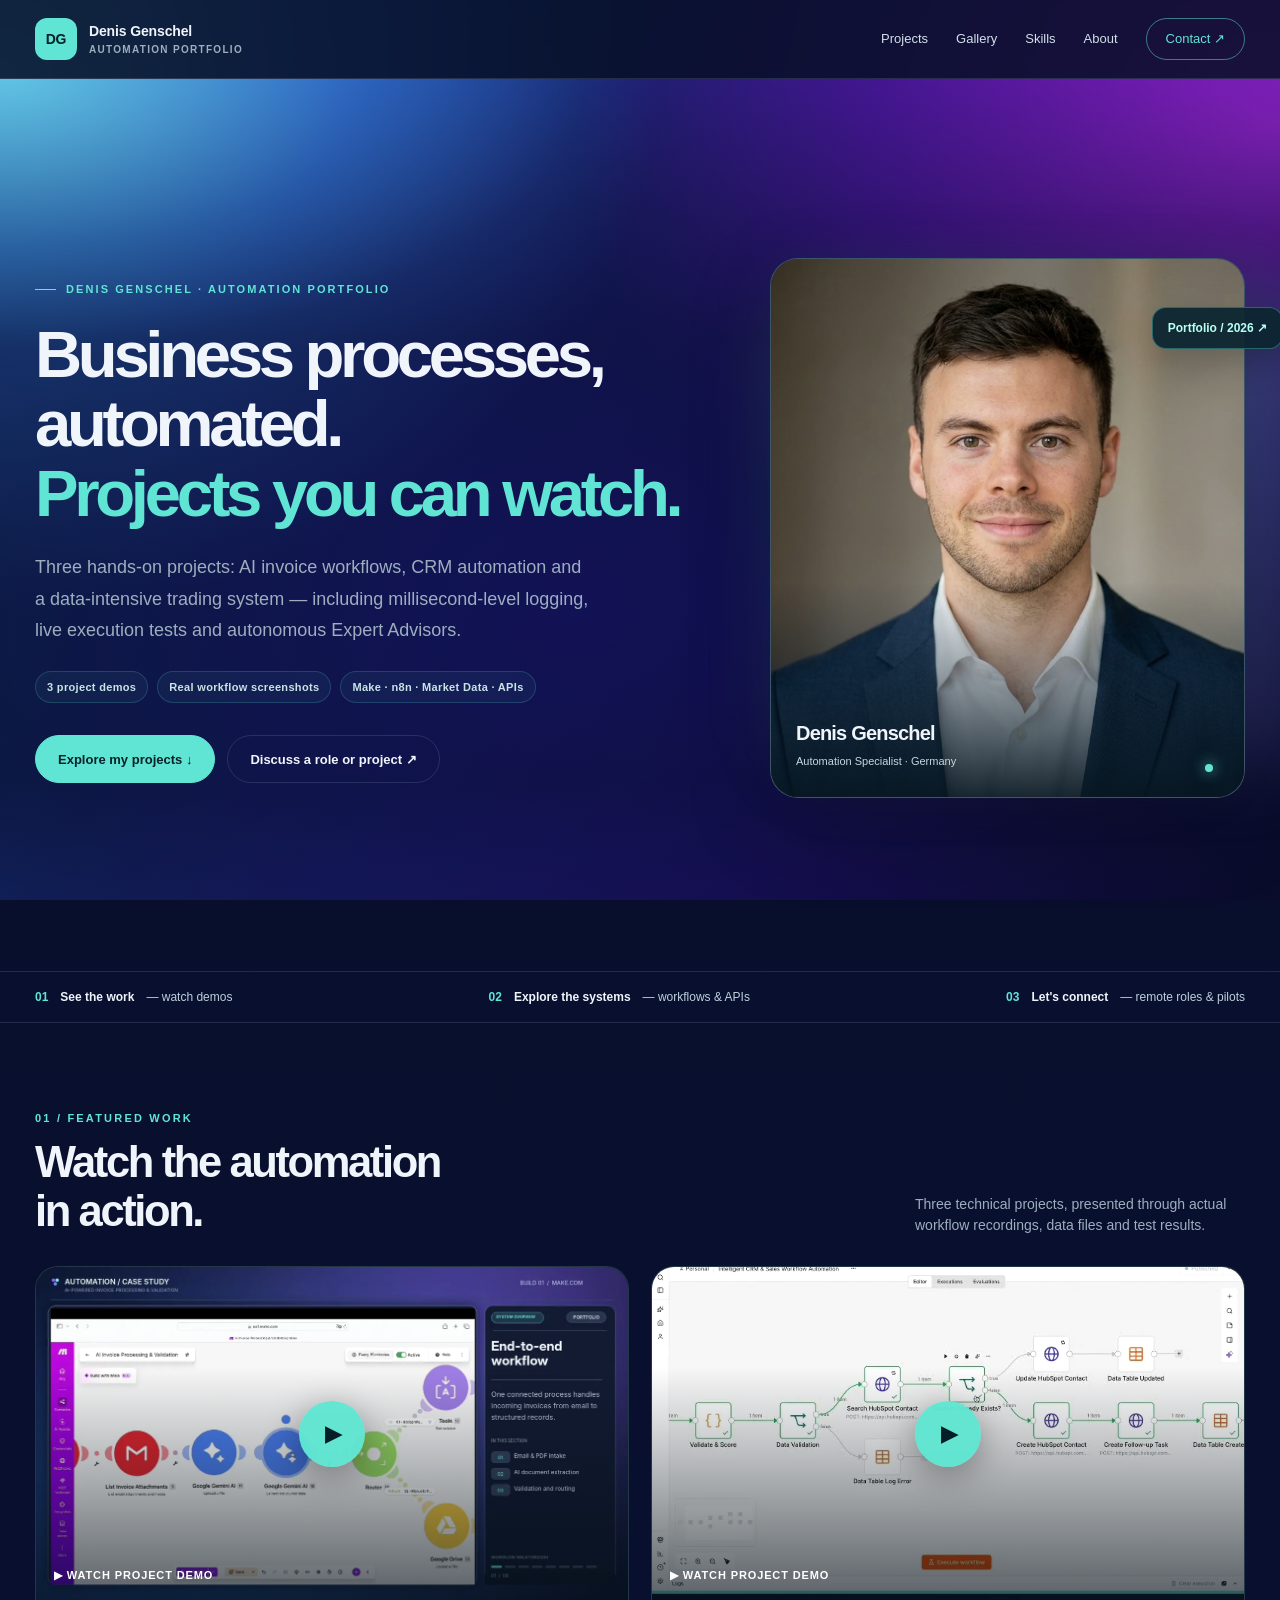
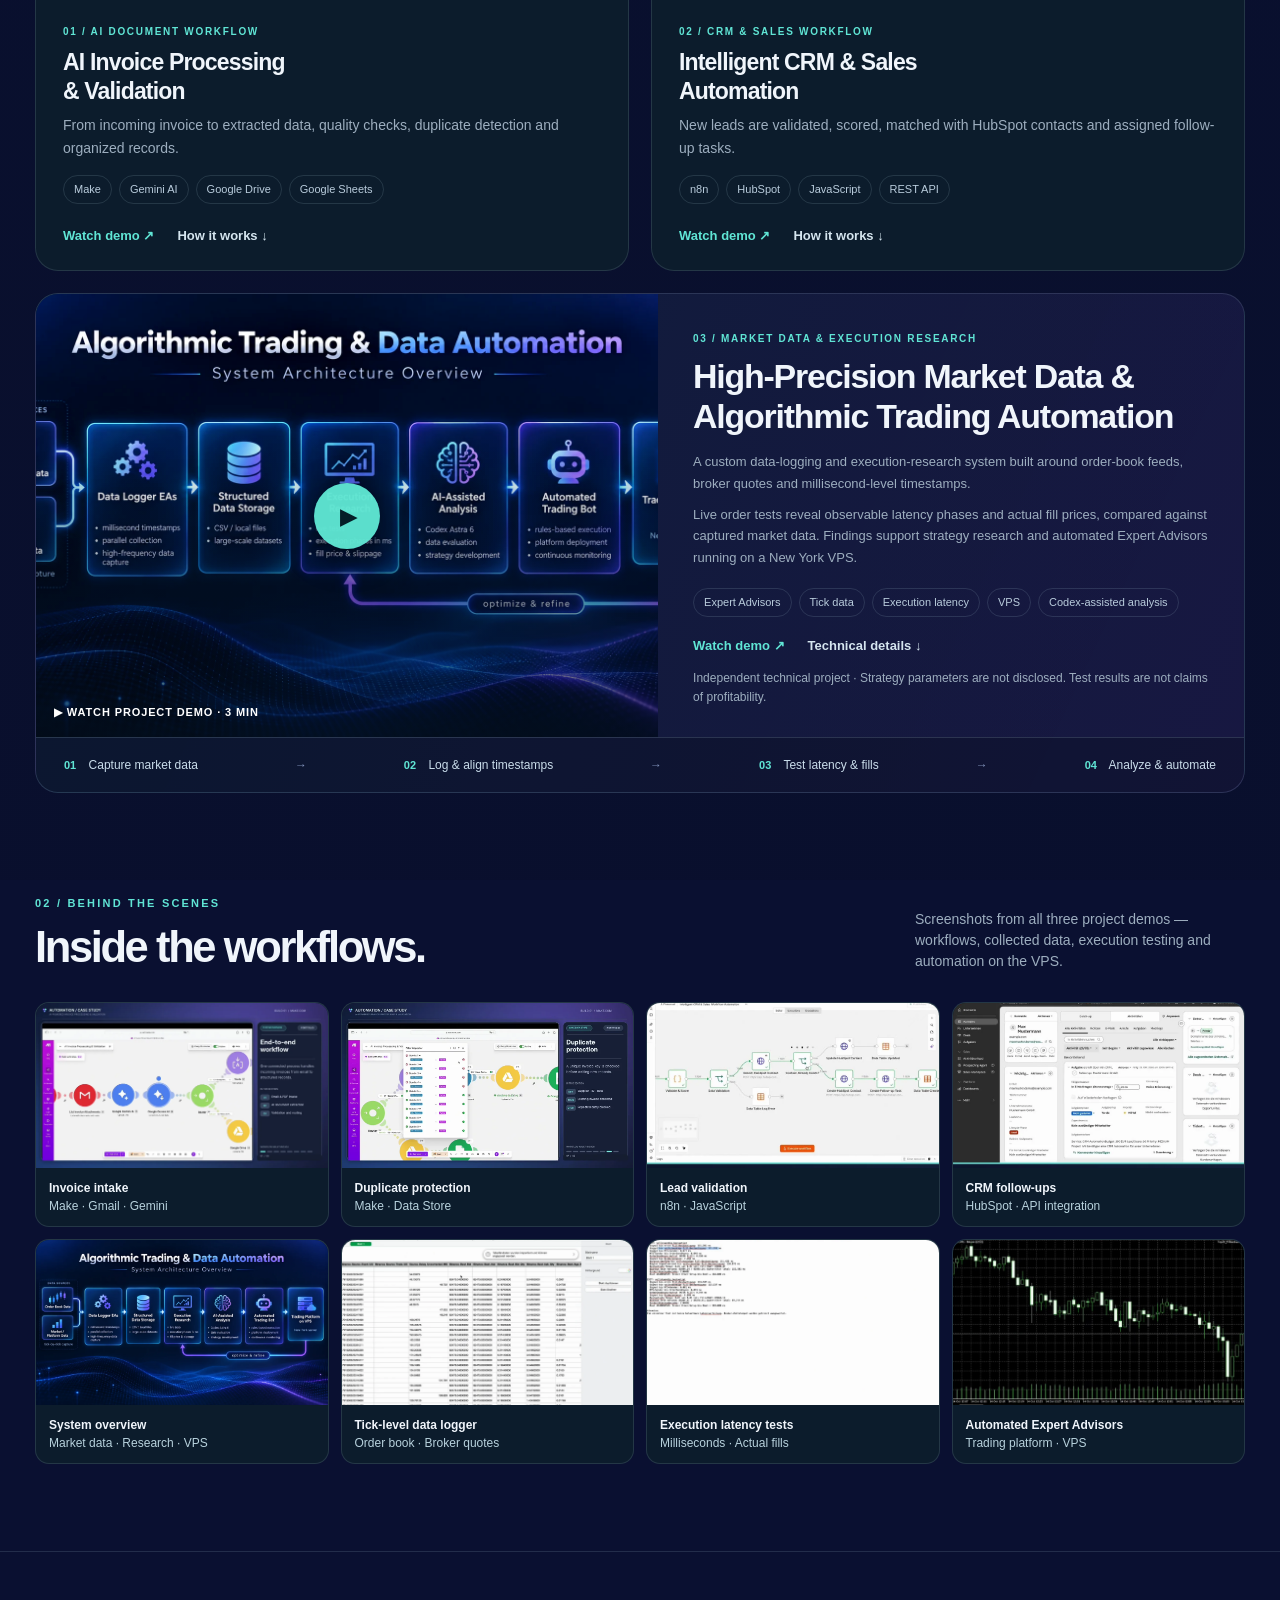
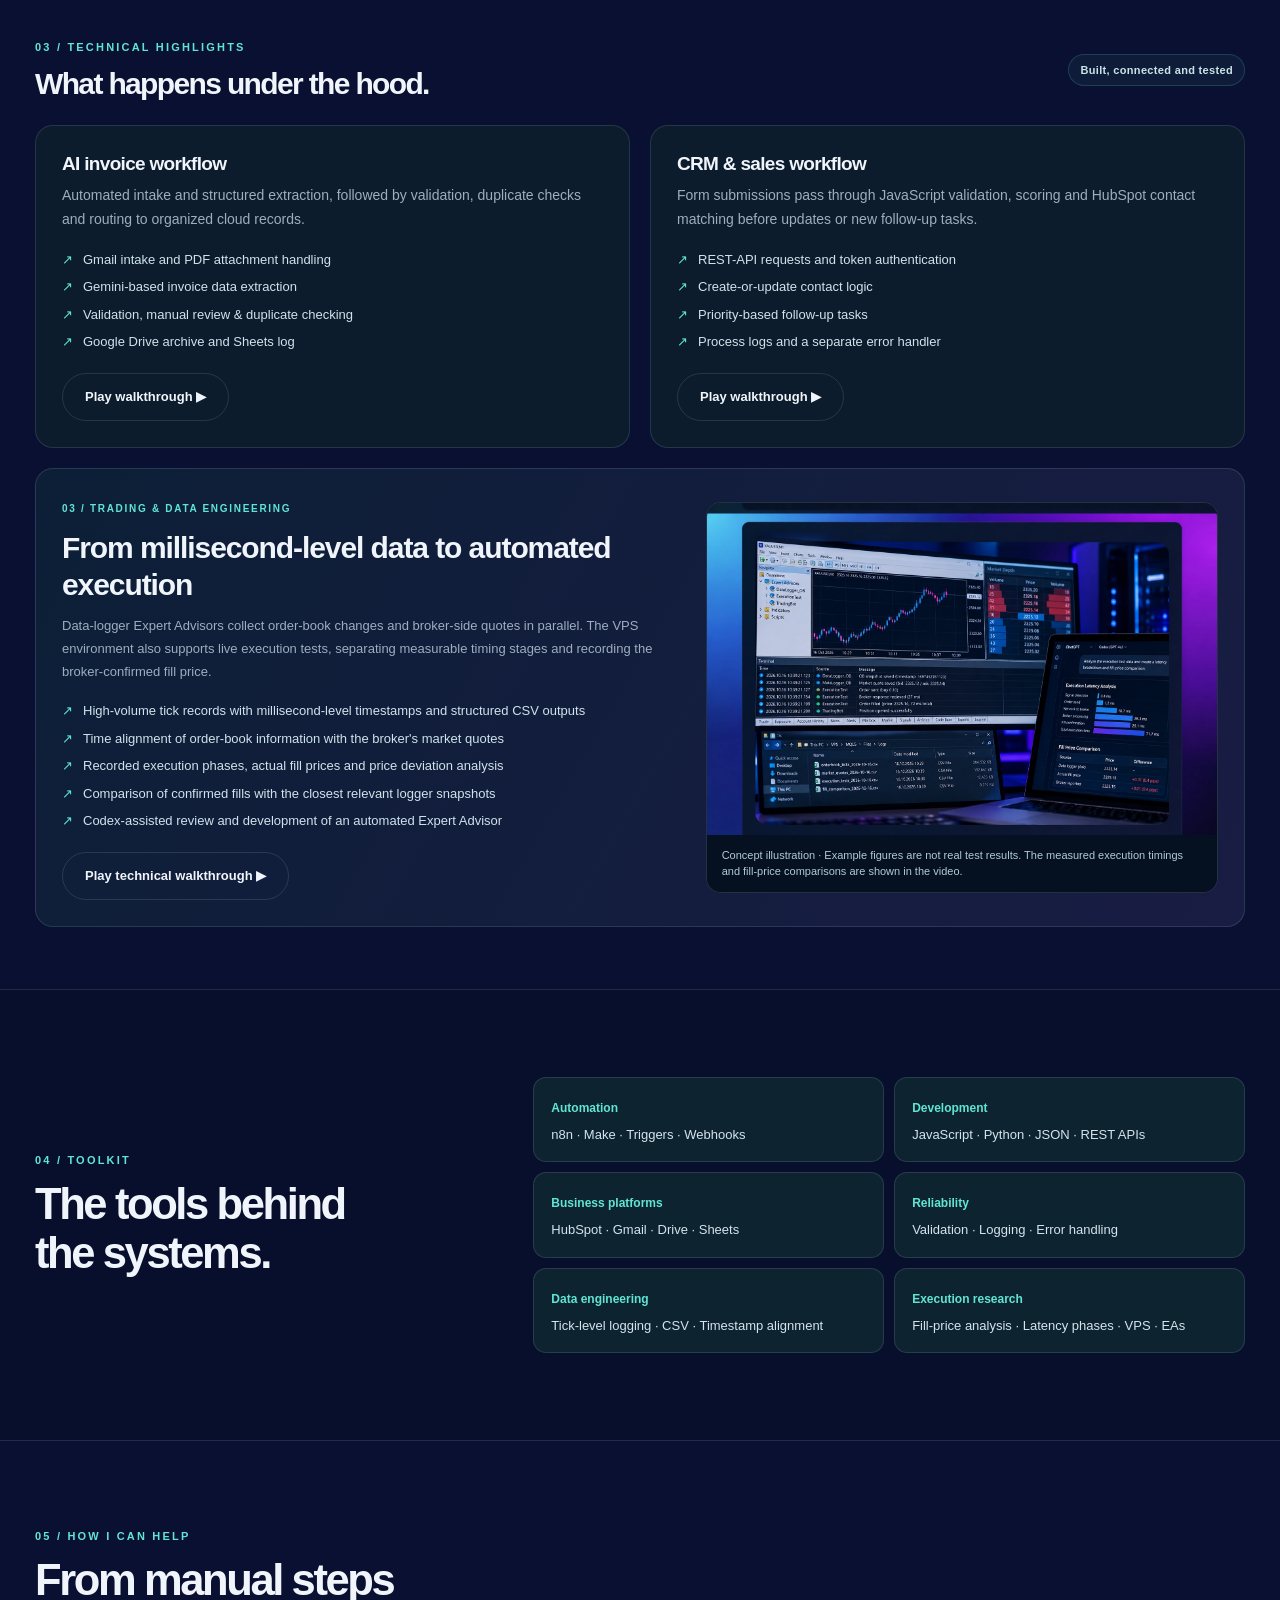
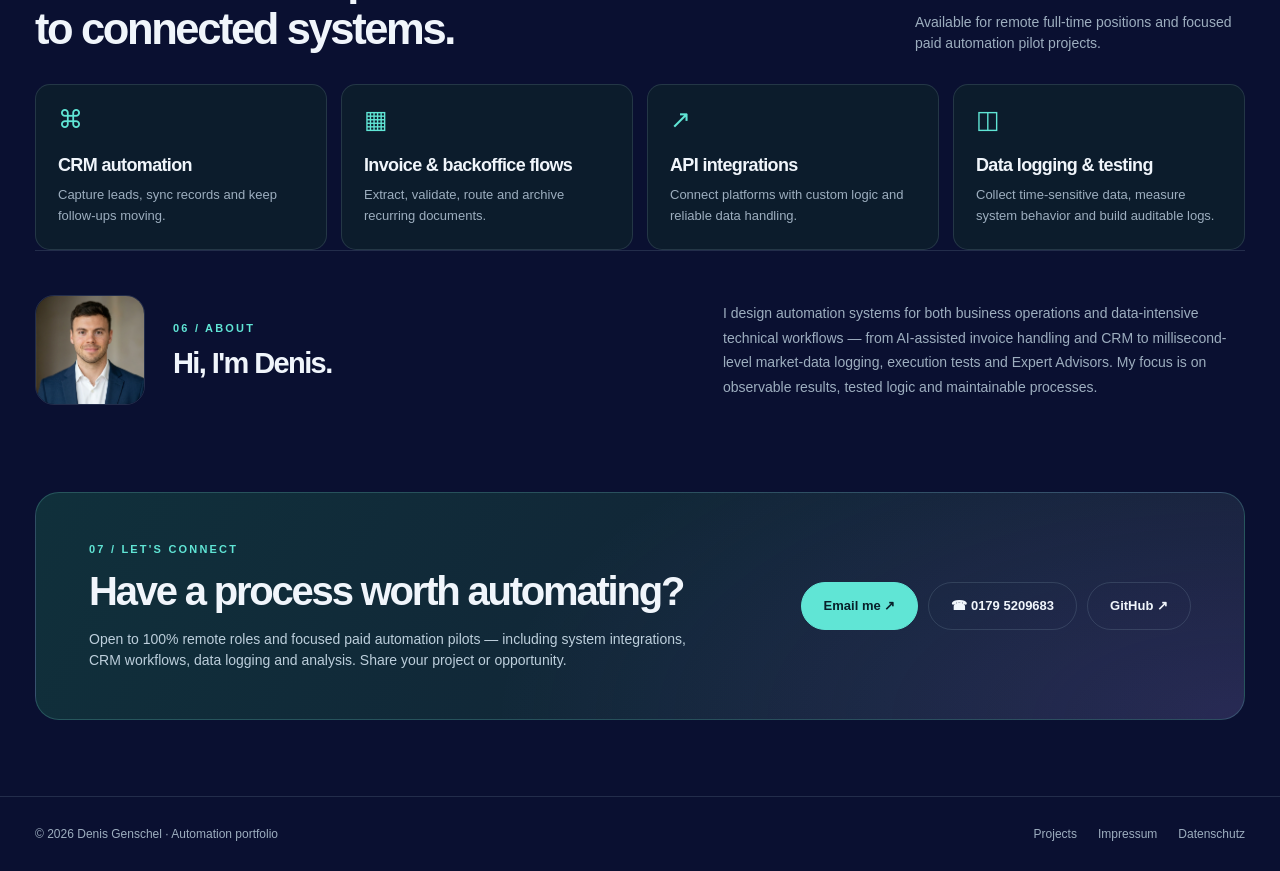
<file: index.html>
<!doctype html>
<html lang="en">
<head>
  <meta charset="utf-8">
  <meta name="viewport" content="width=device-width, initial-scale=1">
  <meta name="theme-color" content="#08121e">
  <meta name="description" content="Denis Genschel's automation portfolio: three real project demos covering AI invoice processing, n8n/HubSpot CRM automation and millisecond-level market-data logging, execution testing and algorithmic trading systems.">
  <meta property="og:type" content="website">
  <meta property="og:title" content="Denis Genschel — Automation Portfolio">
  <meta property="og:description" content="Three automation project demos: AI invoices, n8n/HubSpot CRM and high-precision market data, execution analysis and algorithmic trading.">
  <meta property="og:image" content="https://genscheldenis-ops.github.io/assets/trading-cover.webp">
  <link rel="canonical" href="https://genscheldenis-ops.github.io/">
  <title>Denis Genschel — Automation Portfolio</title>
  <style>
    :root { --bg:#08131f; --surface:#0c1c2c; --surface-2:#102338; --surface-3:#122c3a; --text:#f0f5fb; --muted:#9daebf; --accent:#60e5d5; --accent2:#9d8cff; --line:rgba(199,234,247,.13); --shadow:0 28px 80px rgba(0,0,0,.25); --max:1210px; }
    *,*::before,*::after{box-sizing:border-box} html{scroll-behavior:smooth;scroll-padding-top:90px} body{margin:0;background:var(--bg);color:var(--text);font-family:Inter,-apple-system,BlinkMacSystemFont,"Segoe UI",sans-serif;-webkit-font-smoothing:antialiased;line-height:1.5} a{color:inherit;text-decoration:none} button{font:inherit;cursor:pointer} img{max-width:100%;display:block} ::selection{background:var(--accent);color:#071824} :focus-visible{outline:3px solid var(--accent);outline-offset:4px;border-radius:5px} .container{width:min(var(--max),calc(100% - 48px));margin-inline:auto} .skip{position:absolute;left:-9999px;top:10px;padding:12px;background:white;color:black;z-index:100} .skip:focus{left:10px}
    .site-header{position:sticky;top:0;z-index:20;background:rgba(8,19,31,.94);border-bottom:1px solid var(--line);backdrop-filter:blur(22px)} .header-inner{display:flex;align-items:center;justify-content:space-between;min-height:78px;gap:20px} .brand{display:flex;align-items:center;gap:12px;font-weight:750;font-size:14px;letter-spacing:-.01em} .brand-logo{display:grid;place-items:center;background:var(--accent);color:#07202a;width:42px;height:42px;border-radius:12px;font-weight:850} .brand small{display:block;font-size:10px;color:var(--muted);letter-spacing:.13em;text-transform:uppercase;font-weight:650} nav{display:flex;align-items:center;gap:28px} nav a{font-size:13px;color:#d3e0e9} nav a:hover,.footer a:hover{color:var(--accent)} nav .nav-contact{border:1px solid rgba(96,229,213,.5);padding:10px 19px;color:var(--accent);border-radius:999px} .menu-toggle{display:none;background:transparent;border:1px solid var(--line);color:var(--text);padding:9px 12px;border-radius:9px}
    .hero{position:relative;overflow:hidden;background:radial-gradient(750px 440px at 86% 23%,rgba(117,96,243,.14),transparent 66%),radial-gradient(550px 400px at 0% 100%,rgba(64,219,204,.06),transparent 70%)} .hero-grid{display:grid;grid-template-columns:1.16fr .84fr;gap:65px;align-items:center;padding-block:92px 86px} .eyebrow{display:inline-flex;align-items:center;gap:10px;color:var(--accent);font-size:11px;font-weight:800;letter-spacing:.19em;text-transform:uppercase} .eyebrow:before{content:"";display:block;width:21px;height:1px;background:var(--accent)} .hero h1{font-size:clamp(48px,5.1vw,79px);line-height:1.065;font-weight:820;letter-spacing:-.066em;margin:22px 0 24px;max-width:760px} .hero h1 em{font-style:normal;color:var(--accent)} .hero p{max-width:555px;font-size:18px;color:var(--muted);line-height:1.75;margin:0} .hero-keywords{display:flex;flex-wrap:wrap;gap:9px;margin-top:24px} .keyword{font-size:11px;font-weight:650;color:#c8e4e6;letter-spacing:.03em;border:1px solid rgba(96,229,213,.18);background:rgba(96,229,213,.05);padding:7px 11px;border-radius:999px} .actions{display:flex;gap:12px;flex-wrap:wrap;margin-top:32px} .btn{display:inline-flex;justify-content:center;align-items:center;gap:9px;border-radius:999px;min-height:48px;padding:12px 22px;font-weight:750;font-size:13px;border:1px solid var(--line);background:transparent;color:var(--text);transition:transform .2s,background .2s} .btn:hover{transform:translateY(-2px)} .btn.primary{background:var(--accent);border-color:var(--accent);color:#08212a} .btn.secondary:hover{background:rgba(255,255,255,.06)} .hero-portrait-wrap{position:relative;isolation:isolate;max-width:475px;margin-left:auto;width:100%} .hero-portrait-wrap:before{content:"";position:absolute;inset:8% -13% 7% 5%;border-radius:40px;background:linear-gradient(155deg,rgba(91,232,212,.32),rgba(141,113,248,.20));filter:blur(40px);z-index:-1} .hero-portrait{position:relative;overflow:hidden;border:1px solid rgba(195,232,246,.18);border-radius:28px;background:#203548;box-shadow:var(--shadow);aspect-ratio:4/4.55} .hero-portrait img{height:100%;width:100%;object-fit:cover;object-position:50% 45%;filter:saturate(.9)} .hero-portrait:after{content:"";position:absolute;inset:60% 0 0;background:linear-gradient(transparent,rgba(6,21,32,.92))} .portrait-label{position:absolute;left:25px;right:25px;bottom:25px;z-index:1;display:flex;justify-content:space-between;align-items:flex-end;gap:10px} .portrait-label strong{display:block;font-size:20px;letter-spacing:-.04em} .portrait-label small{font-size:11px;color:#c5d7e1} .portrait-label .dot{display:inline-block;width:8px;height:8px;background:var(--accent);border-radius:50%;margin-right:6px;box-shadow:0 0 14px var(--accent)} .floating-note{position:absolute;top:9%;right:-8%;z-index:2;padding:11px 15px;border-radius:14px;background:rgba(13,38,50,.95);border:1px solid rgba(96,229,213,.33);box-shadow:0 12px 35px rgba(0,0,0,.22);font-size:12px;font-weight:750;color:#b9fff4} .hero-under{border-top:1px solid var(--line);border-bottom:1px solid var(--line)} .hero-under .container{display:flex;justify-content:space-between;align-items:center;gap:18px;flex-wrap:wrap;padding-block:16px} .micro{display:flex;align-items:center;gap:12px;color:#bdd0dc;font-size:12px} .micro i{font-style:normal;color:var(--accent);font-weight:800} .micro strong{color:var(--text)}
    section{padding-block:87px} .section-top{display:flex;align-items:end;justify-content:space-between;gap:24px;margin-bottom:30px} .section-kicker{font-size:11px;letter-spacing:.2em;text-transform:uppercase;color:var(--accent);font-weight:800} h2{font-size:clamp(30px,3.4vw,49px);letter-spacing:-.055em;line-height:1.13;margin:11px 0 0;max-width:700px} .section-top p{max-width:330px;color:var(--muted);font-size:14px;margin:0} .projects{background:linear-gradient(180deg,#0a1725,#08131f)} .projects-grid{display:grid;grid-template-columns:repeat(2,minmax(0,1fr));gap:22px} .project-card{background:var(--surface);border:1px solid var(--line);border-radius:23px;overflow:hidden;transition:transform .25s,border-color .25s;min-width:0} .project-card:hover{transform:translateY(-4px);border-color:rgba(96,229,213,.44)} .project-media{position:relative;display:block;aspect-ratio:16/9;overflow:hidden;background:#0e2733;border:0;padding:0;width:100%;color:white;text-align:left} .project-media img{width:100%;height:100%;object-fit:cover;transition:transform .4s;filter:contrast(1.04)} .project-card:hover .project-media img{transform:scale(1.035)} .project-media:after{content:"";position:absolute;inset:30% 0 0;background:linear-gradient(transparent,rgba(3,13,21,.65));pointer-events:none} .play{position:absolute;left:50%;top:50%;transform:translate(-50%,-50%);display:grid;place-items:center;width:66px;height:66px;border-radius:50%;background:rgba(95,231,211,.96);color:#051e27;font-size:23px;z-index:1;box-shadow:0 8px 35px rgba(0,0,0,.35)} .play:before{content:"▶";margin-left:3px} .video-badge{position:absolute;bottom:17px;left:18px;z-index:1;font-size:11px;font-weight:750;letter-spacing:.08em;text-transform:uppercase;color:white} .project-text{padding:24px 27px 25px} .project-num{font-size:10px;color:var(--accent);letter-spacing:.17em;text-transform:uppercase;font-weight:850} h3{font-size:23px;letter-spacing:-.036em;line-height:1.24;margin:9px 0 9px} .project-text p{font-size:14px;color:var(--muted);line-height:1.65;margin:0 0 15px} .tags{display:flex;flex-wrap:wrap;gap:7px} .tags span{font-size:11px;color:#b9ccdc;border:1px solid var(--line);border-radius:999px;padding:5px 10px} .project-links{display:flex;gap:23px;align-items:center;margin-top:22px;font-size:13px;font-weight:750} .project-links button{border:0;background:transparent;color:var(--accent);padding:0;font-weight:750} .project-links a{color:#d5e5ef} .project-links a:hover{color:var(--accent)} .project-foot{font-size:12px;color:var(--muted);margin-top:17px}
    .trading-card{position:relative;display:grid;grid-template-columns:1fr .94fr;gap:30px;margin-top:23px;border:1px solid var(--line);border-radius:23px;overflow:hidden;background:linear-gradient(120deg,#102539,#141d35)} .trading-card .project-text{padding:33px 35px} .trading-diagram{display:flex;flex-direction:column;justify-content:center;gap:13px;padding:30px;background:repeating-linear-gradient(90deg,rgba(255,255,255,.015) 0 1px,transparent 1px 30px)} .diagram-title{font-size:10px;letter-spacing:.17em;color:#abbdc9;text-transform:uppercase;font-weight:850} .diagram-flow{display:grid;grid-template-columns:1fr auto 1fr auto 1fr;align-items:center;gap:7px} .diagram-node{border-radius:12px;padding:15px 8px;background:#0a1a2a;border:1px solid rgba(96,229,213,.24);text-align:center;font-size:12px;font-weight:750} .diagram-node small{display:block;font-size:10px;color:var(--muted);font-weight:450;margin-top:5px} .diagram-arrow{color:var(--accent)} .diagram-footer{font-size:11px;color:#a1b7ca}
    .gallery-section{padding-top:15px} .gallery-grid{display:grid;grid-template-columns:repeat(4,minmax(0,1fr));gap:12px} .gallery-item{position:relative;border-radius:14px;border:1px solid var(--line);overflow:hidden;background:var(--surface);margin:0} .gallery-item img{height:165px;width:100%;object-fit:cover} .gallery-item figcaption{padding:11px 13px;font-size:12px;color:#b8d2dd} .gallery-item figcaption strong{color:var(--text);display:block;font-size:12px} .cases{border-top:1px solid var(--line);padding-bottom:62px} .case-heading{display:flex;align-items:center;justify-content:space-between;gap:20px;flex-wrap:wrap;margin-bottom:24px} .case-heading h2{font-size:30px} .case-grid{display:grid;grid-template-columns:1fr 1fr;gap:20px} .case{background:var(--surface);border:1px solid var(--line);border-radius:18px;padding:26px} .case h3{font-size:19px;margin-top:0} .case p{color:var(--muted);font-size:14px;margin:0 0 18px;line-height:1.7} .case ul{display:grid;gap:8px;padding:0;margin:0;list-style:none;color:#cfe3eb;font-size:13px} .case li:before{content:"↗";color:var(--accent);padding-right:10px} .case .case-btn{margin-top:21px}
    .skills{background:#091723;border-top:1px solid var(--line);border-bottom:1px solid var(--line)} .skills-content{display:grid;grid-template-columns:.63fr 1fr;gap:50px;align-items:center} .skills-grid{display:grid;grid-template-columns:1fr 1fr;gap:10px} .skill-box{background:#0e2330;border:1px solid var(--line);border-radius:13px;padding:17px} .skill-box strong{font-size:12px;color:var(--accent)} .skill-box p{margin:6px 0 0;font-size:13px;color:#d4e4ed} .services-row{display:grid;grid-template-columns:repeat(3,minmax(0,1fr));gap:14px} .service{background:var(--surface);border:1px solid var(--line);border-radius:15px;padding:25px} .service-icon{font-size:25px;color:var(--accent);line-height:1} .service h3{font-size:18px;margin-top:22px} .service p{font-size:13px;color:var(--muted);margin:0;line-height:1.6} .about-row{display:grid;grid-template-columns:110px 1fr 1fr;gap:28px;align-items:center;border-top:1px solid var(--line);padding-top:44px} .about-photo{width:110px;height:110px;object-fit:cover;border-radius:19px;border:1px solid var(--line)} .about-row h2{font-size:29px} .about-row p{color:var(--muted);font-size:14px;line-height:1.75;margin:0}
    .contact-section{padding-top:0;padding-bottom:76px}.contact-card{background:radial-gradient(750px 350px at 100% 100%,rgba(133,92,222,.19),transparent),linear-gradient(120deg,#10303b,#121e34);border:1px solid rgba(119,221,215,.22);border-radius:24px;display:flex;align-items:center;justify-content:space-between;gap:25px;padding:48px 53px}.contact-card h2{margin-top:11px;font-size:40px}.contact-card p{font-size:14px;color:#bdcfdc;max-width:620px;margin:15px 0 0} .contact-actions{display:flex;gap:10px;flex-wrap:wrap}.footer{border-top:1px solid var(--line)} .footer-inner{padding-block:28px;display:flex;justify-content:space-between;gap:16px;flex-wrap:wrap;color:var(--muted);font-size:12px}.footer-links{display:flex;gap:21px;flex-wrap:wrap} .footer-links a:hover{color:var(--accent)}
    dialog.video-dialog{background:#08131f;color:var(--text);border:1px solid rgba(96,229,213,.35);padding:0;width:min(1100px,96vw);max-width:unset;border-radius:18px;box-shadow:0 40px 120px #0009} dialog::backdrop{background:rgba(0,6,12,.82);backdrop-filter:blur(6px)} .dialog-head{display:flex;justify-content:space-between;align-items:center;padding:13px 17px;border-bottom:1px solid var(--line);font-size:13px;font-weight:750}.dialog-close{border:1px solid var(--line);border-radius:50%;background:#152b37;color:white;width:34px;height:34px;font-size:20px}.dialog-body{background:#03080d} .dialog-body video{display:block;width:100%;max-height:75vh;background:#000} .dialog-note{padding:10px 16px;color:var(--muted);font-size:12px}
    @media(max-width:1000px){.hero-grid{gap:35px;grid-template-columns:1fr .84fr}.hero h1{font-size:55px}.floating-note{right:-3%}.gallery-grid{grid-template-columns:1fr 1fr}.gallery-item img{height:200px}} @media(max-width:760px){.container{width:min(100% - 32px,var(--max))}.header-inner{min-height:70px}.menu-toggle{display:block} nav{display:none;position:absolute;top:70px;right:0;left:0;background:#0a1a29;border-bottom:1px solid var(--line);padding:20px 22px;flex-direction:column;align-items:stretch;gap:19px}nav.open{display:flex} .hero-grid{display:flex;flex-direction:column;padding-block:45px 50px;gap:35px;align-items:stretch}.hero h1{font-size:clamp(41px,10.5vw,62px)}.hero p{font-size:16px}.hero-portrait-wrap{max-width:460px;margin:0 auto}.hero-portrait{aspect-ratio:5/4.7}.floating-note{right:0}.hero-under .container{gap:10px}.micro{font-size:11px}section{padding-block:63px}.section-top{display:block}.section-top p{margin-top:17px}.projects-grid,.case-grid,.trading-card,.skills-content{grid-template-columns:1fr}.trading-diagram{padding:26px}.services-row{grid-template-columns:1fr}.about-row{grid-template-columns:85px 1fr;gap:20px}.about-photo{height:85px;width:85px}.about-row p{grid-column:1/-1}.contact-card{padding:30px;display:block}.contact-card h2{font-size:32px}.contact-actions{margin-top:24px}.gallery-item img{height:155px}} @media(max-width:460px){.gallery-grid{grid-template-columns:1fr 1fr;gap:9px}.gallery-item img{height:105px}.gallery-item figcaption{padding:9px;font-size:10px}.gallery-item figcaption strong{font-size:11px}.project-text{padding:20px}.project-text h3{font-size:21px}.diagram-flow{gap:4px}.diagram-node{font-size:10px;padding:13px 5px}.about-row h2{font-size:23px}.contact-card h2{font-size:30px}} @media(prefers-reduced-motion:reduce){html{scroll-behavior:auto}*,*::before,*::after{transition:none!important;animation:none!important}}

    /* Native HTML5 videos load only when a visitor opens a project demo. */
    .dialog-body{min-height:180px;display:block}
    .dialog-body video{display:block;width:100%;height:auto;max-height:75vh;background:#000}
    .video-fallback{margin:0;padding:12px 16px;color:var(--muted);font-size:12px}
    .video-fallback a{color:var(--accent);text-decoration:underline;text-underline-offset:3px}
    .video-error{display:none;padding:10px 16px;color:#ffd0cc;font-size:13px}
    .video-error.visible{display:block}

    /* Portfolio background — light blue / deep blue / violet, inspired by the supplied reference.
       All videos, project images and interactive elements are unchanged. */
    body {
      background-color: #0a1031;
      background-image:
        radial-gradient(ellipse 66% 77% at 0% 8%, rgba(99, 219, 255, .85) 0%, rgba(61, 132, 252, .62) 40%, transparent 78%),
        radial-gradient(ellipse 70% 76% at 100% 14%, rgba(176, 40, 238, .85) 0%, rgba(107, 24, 199, .65) 45%, transparent 79%),
        radial-gradient(ellipse 78% 77% at 45% 68%, rgba(48, 23, 206, .56) 0%, rgba(34, 21, 108, .28) 58%, transparent 86%),
        linear-gradient(115deg, #103f83 0%, #172773 37%, #1b0c57 69%, #0b0a29 100%);
      background-repeat: no-repeat;
      background-attachment: fixed;
      background-size: cover;
    }
    /* Preserve contrast over the brighter parts of the gradient. */
    .hero {
      background:
        radial-gradient(ellipse 52% 35% at 1% 0%, rgba(126, 232, 255, .43) 0%, rgba(64, 159, 252, .20) 54%, transparent 86%),
        linear-gradient(180deg, rgba(5, 13, 37, .15) 0%, rgba(5, 13, 37, .60) 29%, rgba(5, 13, 37, .61) 79%, rgba(5, 13, 37, .27) 100%);
    }
    .projects {
      background: linear-gradient(180deg, rgba(7, 16, 42, .32), rgba(8, 14, 39, .38));
    }
    .skills { background: rgba(7, 16, 39, .48); }
    .hero-under { background: rgba(7, 15, 39, .31); }
    .site-header { background: rgba(8, 16, 38, .87); }
    @media (max-width: 760px) {
      body { background-attachment: scroll; }
      .hero { background: linear-gradient(180deg, rgba(5, 13, 37, .62), rgba(5, 13, 37, .19)); }
    }

    /* Portfolio project 03: cohesive visual integration across the page. */
    .trading-feature{display:grid;grid-template-columns:1.03fr .97fr;gap:0;margin-top:22px;background:linear-gradient(115deg,rgba(14,31,58,.97),rgba(25,24,67,.93));}
    .trading-feature .trading-visual{aspect-ratio:auto;height:100%;min-height:356px;border-radius:0;align-self:stretch}
    .trading-feature .trading-visual img{object-position:50% 50%}
    .trading-feature .trading-summary{padding:37px 35px 31px;display:flex;flex-direction:column;justify-content:center}
    .trading-feature .trading-summary h3{font-size:clamp(24px,2.65vw,36px);line-height:1.16;margin-top:11px;margin-bottom:15px}
    .trading-feature .trading-summary p{font-size:13px;margin-bottom:10px}
    .trading-feature .trading-summary .tags{margin-top:10px}
    .trading-feature .trading-summary .project-links{margin-top:19px}
    .trading-feature .trading-summary .project-foot{margin-top:14px;line-height:1.55}
    .trading-process{grid-column:1/-1;display:flex;gap:14px;justify-content:space-between;align-items:center;padding:18px 28px;border-top:1px solid rgba(199,234,247,.15);background:rgba(6,12,30,.35);color:#caddeb;font-size:12px}
    .trading-process strong{color:var(--accent);margin-right:9px;font-size:11px}
    .trading-process i{font-style:normal;color:#7f90b8}
    .gallery-item{transition:transform .24s ease,border-color .24s ease}
    .gallery-item:hover{transform:translateY(-3px);border-color:rgba(96,229,213,.38)}
    .case-trading{grid-column:1/-1;display:grid;grid-template-columns:1.09fr .91fr;gap:30px;align-items:center;background:linear-gradient(120deg,rgba(13,32,55,.96),rgba(26,29,68,.96));}
    .case-trading h3{font-size:clamp(22px,2.4vw,30px);margin:10px 0 12px}
    .case-trading .case-trading-copy>p{font-size:13px;line-height:1.75}
    .case-trading-media{border:1px solid var(--line);background:#0a1526;border-radius:15px;overflow:hidden}
    .case-trading-media img{display:block;width:100%;aspect-ratio:16/9;object-fit:cover}
    .case-media-note{padding:12px 15px;color:#b3cad8;font-size:11px;line-height:1.5}
    .services-row{grid-template-columns:repeat(4,minmax(0,1fr))}
    .service{padding:22px}
    @media(max-width:920px){.trading-feature{grid-template-columns:1fr}.trading-feature .trading-visual{aspect-ratio:16/9;min-height:0}.trading-feature .trading-summary{padding:28px 25px}.trading-process{flex-wrap:wrap;justify-content:center;gap:9px 14px}.services-row{grid-template-columns:repeat(2,minmax(0,1fr))}}
    @media(max-width:760px){.case-trading{grid-template-columns:1fr}.gallery-grid{grid-template-columns:repeat(2,minmax(0,1fr))}.services-row{grid-template-columns:1fr 1fr}}
    @media(max-width:520px){.trading-feature .trading-summary{padding:24px 21px}.trading-feature .trading-summary h3{font-size:26px}.trading-process{padding:14px 18px;justify-content:flex-start}.trading-process i{display:none}.trading-process span{width:calc(50% - 9px)}.services-row{grid-template-columns:1fr}.case-trading{padding:21px}.case-trading-media{margin-top:3px}}

    /* Portfolio trading illustration; preserve the full image on all screen sizes. */
    .case-trading-media img.trading-illustration{display:block;width:100%;height:auto;aspect-ratio:1555 / 1012;object-fit:contain;background:#0a1526}
    .case-trading-media .case-media-note{background:rgba(5,15,32,.88)}
  </style>
</head>
<body>
  <a class="skip" href="#main">Skip to content</a>
  <header class="site-header">
    <div class="container header-inner">
      <a class="brand" href="#top" aria-label="Denis Genschel portfolio, back to top"><span class="brand-logo">DG</span><span>Denis Genschel<small>Automation portfolio</small></span></a>
      <button class="menu-toggle" type="button" aria-expanded="false" aria-controls="site-nav">Menu ☰</button>
      <nav id="site-nav" aria-label="Main navigation"><a href="#projects">Projects</a><a href="#proof">Gallery</a><a href="#skills">Skills</a><a href="#about">About</a><a class="nav-contact" href="#contact">Contact ↗</a></nav>
    </div>
  </header>
  <main id="main">
    <section id="top" class="hero" aria-labelledby="hero-title">
      <div class="container hero-grid">
        <div>
          <div class="eyebrow">Denis Genschel · Automation portfolio</div>
          <h1 id="hero-title">Business processes, automated.<br><em>Projects you can watch.</em></h1>
          <p>Three hands-on projects: AI invoice workflows, CRM automation and a data-intensive trading system — including millisecond-level logging, live execution tests and autonomous Expert Advisors.</p>
          <div class="hero-keywords" aria-label="Portfolio contents"><span class="keyword">3 project demos</span><span class="keyword">Real workflow screenshots</span><span class="keyword">Make · n8n · Market Data · APIs</span></div>
          <div class="actions"><a class="btn primary" href="#projects">Explore my projects ↓</a><a class="btn secondary" href="#contact">Discuss a role or project ↗</a></div>
        </div>
        <div class="hero-portrait-wrap">
          <div class="floating-note">Portfolio / 2026 ↗</div>
          <div class="hero-portrait">
            <img src="assets/portrait.webp" width="900" height="900" alt="Portrait of Denis Genschel" fetchpriority="high">
            <div class="portrait-label"><span><strong>Denis Genschel</strong><small>Automation Specialist · Germany</small></span><span class="dot" aria-hidden="true"></span></div>
          </div>
        </div>
      </div>
    </section>
    <div class="hero-under"><div class="container"><span class="micro"><i>01</i> <strong>See the work</strong> — watch demos</span><span class="micro"><i>02</i> <strong>Explore the systems</strong> — workflows & APIs</span><span class="micro"><i>03</i> <strong>Let's connect</strong> — remote roles & pilots</span></div></div>

    <section class="projects" id="projects" aria-labelledby="project-title">
      <div class="container">
        <div class="section-top"><div><div class="section-kicker">01 / Featured work</div><h2 id="project-title">Watch the automation<br>in action.</h2></div><p>Three technical projects, presented through actual workflow recordings, data files and test results.</p></div>
        <div class="projects-grid">
          <article class="project-card">
            <button type="button" class="project-media video-open" data-video="assets/invoice-demo.mp4" data-title="AI Invoice Processing & Validation" aria-label="Play invoice processing project video"><img src="assets/invoice-cover.webp" alt="Make invoice automation workflow with Google Gemini and validation branches" width="1200" height="675" loading="lazy"><span class="play" aria-hidden="true"></span><span class="video-badge">▶ Watch project demo</span></button>
            <div class="project-text"><div class="project-num">01 / AI document workflow</div><h3>AI Invoice Processing<br>& Validation</h3><p>From incoming invoice to extracted data, quality checks, duplicate detection and organized records.</p><div class="tags"><span>Make</span><span>Gemini AI</span><span>Google Drive</span><span>Google Sheets</span></div><div class="project-links"><button type="button" class="video-open" data-video="assets/invoice-demo.mp4" data-title="AI Invoice Processing & Validation">Watch demo ↗</button><a href="#case-invoice">How it works ↓</a></div></div>
          </article>
          <article class="project-card">
            <button type="button" class="project-media video-open" data-video="https://pub-75876f06dc7c417a906c024fb928b8fb.r2.dev/crm-demo.mp4" data-title="Intelligent CRM & Sales Automation" aria-label="Play HubSpot CRM automation project video"><img src="assets/crm-cover.webp" alt="n8n workflow showing lead validation, branching and HubSpot integrations" width="1200" height="928" loading="lazy"><span class="play" aria-hidden="true"></span><span class="video-badge">▶ Watch project demo</span></button>
            <div class="project-text"><div class="project-num">02 / CRM & sales workflow</div><h3>Intelligent CRM & Sales<br>Automation</h3><p>New leads are validated, scored, matched with HubSpot contacts and assigned follow-up tasks.</p><div class="tags"><span>n8n</span><span>HubSpot</span><span>JavaScript</span><span>REST API</span></div><div class="project-links"><button type="button" class="video-open" data-video="https://pub-75876f06dc7c417a906c024fb928b8fb.r2.dev/crm-demo.mp4" data-title="Intelligent CRM & Sales Automation">Watch demo ↗</button><a href="#case-crm">How it works ↓</a></div></div>
          </article>
        </div>
        <article class="project-card trading-feature" id="trading" aria-labelledby="trading-heading">
          <button class="project-media video-open trading-visual" type="button" data-video="https://pub-75876f06dc7c417a906c024fb928b8fb.r2.dev/Trading.mp4" data-title="High-Precision Market Data & Algorithmic Trading Automation" aria-label="Play the market-data and algorithmic trading project walkthrough">
            <img src="assets/trading-cover.webp" alt="Diagram of the market data logger, timestamped storage, execution testing, Codex-assisted analysis and Expert Advisor running on a New York VPS" width="1600" height="900" loading="lazy">
            <span class="play" aria-hidden="true"></span><span class="video-badge">▶ Watch project demo · 3 min</span>
          </button>
          <div class="project-text trading-summary">
            <div class="project-num">03 / Market data & execution research</div>
            <h3 id="trading-heading">High-Precision Market Data &amp; Algorithmic Trading Automation</h3>
            <p>A custom data-logging and execution-research system built around order-book feeds, broker quotes and millisecond-level timestamps.</p>
            <p>Live order tests reveal observable latency phases and actual fill prices, compared against captured market data. Findings support strategy research and automated Expert Advisors running on a New York VPS.</p>
            <div class="tags"><span>Expert Advisors</span><span>Tick data</span><span>Execution latency</span><span>VPS</span><span>Codex-assisted analysis</span></div>
            <div class="project-links"><button type="button" class="video-open" data-video="https://pub-75876f06dc7c417a906c024fb928b8fb.r2.dev/Trading.mp4" data-title="High-Precision Market Data & Algorithmic Trading Automation">Watch demo ↗</button><a href="#case-trading">Technical details ↓</a></div>
            <div class="project-foot">Independent technical project · Strategy parameters are not disclosed. Test results are not claims of profitability.</div>
          </div>
          <div class="trading-process" aria-label="Trading system workflow">
            <span><strong>01</strong> Capture market data</span><i aria-hidden="true">→</i>
            <span><strong>02</strong> Log &amp; align timestamps</span><i aria-hidden="true">→</i>
            <span><strong>03</strong> Test latency &amp; fills</span><i aria-hidden="true">→</i>
            <span><strong>04</strong> Analyze &amp; automate</span>
          </div>
        </article>
      </div>
    </section>

    <section id="proof" class="gallery-section" aria-labelledby="gallery-title"><div class="container"><div class="section-top"><div><div class="section-kicker">02 / Behind the scenes</div><h2 id="gallery-title">Inside the workflows.</h2></div><p>Screenshots from all three project demos — workflows, collected data, execution testing and automation on the VPS.</p></div><div class="gallery-grid">
      <figure class="gallery-item"><img src="assets/invoice-cover.webp" alt="Make automation workflow overview" loading="lazy"><figcaption><strong>Invoice intake</strong>Make · Gmail · Gemini</figcaption></figure>
      <figure class="gallery-item"><img src="assets/invoice-detail.webp" alt="Make workflow branching and duplicate detection" loading="lazy"><figcaption><strong>Duplicate protection</strong>Make · Data Store</figcaption></figure>
      <figure class="gallery-item"><img src="assets/crm-cover.webp" alt="n8n lead validation workflow with branching" loading="lazy"><figcaption><strong>Lead validation</strong>n8n · JavaScript</figcaption></figure>
      <figure class="gallery-item"><img src="assets/crm-detail.webp" alt="HubSpot CRM page showing task and lead management" loading="lazy"><figcaption><strong>CRM follow-ups</strong>HubSpot · API integration</figcaption></figure>
      <figure class="gallery-item"><img src="assets/trading-cover.webp" alt="High-level diagram linking market-data sources with data logging, research and automated trading" loading="lazy"><figcaption><strong>System overview</strong>Market data · Research · VPS</figcaption></figure>
      <figure class="gallery-item"><img src="assets/trading-logger.webp" alt="Collected order-book measurements and millisecond-level timestamps in a spreadsheet" loading="lazy"><figcaption><strong>Tick-level data logger</strong>Order book · Broker quotes</figcaption></figure>
      <figure class="gallery-item"><img src="assets/trading-timing.webp" alt="Live execution test report displaying timing phases and recorded prices" loading="lazy"><figcaption><strong>Execution latency tests</strong>Milliseconds · Actual fills</figcaption></figure>
      <figure class="gallery-item"><img src="assets/trading-bot.webp" alt="Trading platform chart where automated Expert Advisors run on the VPS" loading="lazy"><figcaption><strong>Automated Expert Advisors</strong>Trading platform · VPS</figcaption></figure>
    </div></div></section>

    <section id="details" class="cases" aria-labelledby="details-title"><div class="container"><div class="case-heading"><div><div class="section-kicker">03 / Technical highlights</div><h2 id="details-title">What happens under the hood.</h2></div><span class="keyword">Built, connected and tested</span></div><div class="case-grid">
      <div class="case" id="case-invoice"><h3>AI invoice workflow</h3><p>Automated intake and structured extraction, followed by validation, duplicate checks and routing to organized cloud records.</p><ul><li>Gmail intake and PDF attachment handling</li><li>Gemini-based invoice data extraction</li><li>Validation, manual review & duplicate checking</li><li>Google Drive archive and Sheets log</li></ul><button class="btn secondary case-btn video-open" type="button" data-video="assets/invoice-demo.mp4" data-title="AI Invoice Processing & Validation">Play walkthrough ▶</button></div>
      <div class="case" id="case-crm"><h3>CRM & sales workflow</h3><p>Form submissions pass through JavaScript validation, scoring and HubSpot contact matching before updates or new follow-up tasks.</p><ul><li>REST-API requests and token authentication</li><li>Create-or-update contact logic</li><li>Priority-based follow-up tasks</li><li>Process logs and a separate error handler</li></ul><button class="btn secondary case-btn video-open" type="button" data-video="https://pub-75876f06dc7c417a906c024fb928b8fb.r2.dev/crm-demo.mp4" data-title="Intelligent CRM & Sales Automation">Play walkthrough ▶</button></div>
      <article class="case case-trading" id="case-trading">
        <div class="case-trading-copy"><span class="project-num">03 / Trading & data engineering</span><h3>From millisecond-level data to automated execution</h3>
          <p>Data-logger Expert Advisors collect order-book changes and broker-side quotes in parallel. The VPS environment also supports live execution tests, separating measurable timing stages and recording the broker-confirmed fill price.</p>
          <ul><li>High-volume tick records with millisecond-level timestamps and structured CSV outputs</li><li>Time alignment of order-book information with the broker's market quotes</li><li>Recorded execution phases, actual fill prices and price deviation analysis</li><li>Comparison of confirmed fills with the closest relevant logger snapshots</li><li>Codex-assisted review and development of an automated Expert Advisor</li></ul>
          <button class="btn secondary case-btn video-open" type="button" data-video="https://pub-75876f06dc7c417a906c024fb928b8fb.r2.dev/Trading.mp4" data-title="High-Precision Market Data & Algorithmic Trading Automation">Play technical walkthrough ▶</button>
        </div>
        <div class="case-trading-media">
          <img class="trading-illustration" src="assets/trading-execution-illustration.webp" width="1555" height="1012" loading="lazy" decoding="async" alt="Illustrative trading-automation dashboard with Expert Advisors, order-book data, CSV logs and a latency analysis view">
          <div class="case-media-note">Concept illustration · Example figures are not real test results. The measured execution timings and fill-price comparisons are shown in the video.</div>
        </div>
        </div>
      </article>
    </div></div></section>

    <section id="skills" class="skills" aria-labelledby="skills-title"><div class="container skills-content"><div><div class="section-kicker">04 / Toolkit</div><h2 id="skills-title">The tools behind<br>the systems.</h2></div><div class="skills-grid"><div class="skill-box"><strong>Automation</strong><p>n8n · Make · Triggers · Webhooks</p></div><div class="skill-box"><strong>Development</strong><p>JavaScript · Python · JSON · REST APIs</p></div><div class="skill-box"><strong>Business platforms</strong><p>HubSpot · Gmail · Drive · Sheets</p></div><div class="skill-box"><strong>Reliability</strong><p>Validation · Logging · Error handling</p></div><div class="skill-box"><strong>Data engineering</strong><p>Tick-level logging · CSV · Timestamp alignment</p></div><div class="skill-box"><strong>Execution research</strong><p>Fill-price analysis · Latency phases · VPS · EAs</p></div></div></div></section>

    <section id="services" aria-labelledby="services-title"><div class="container"><div class="section-top"><div><div class="section-kicker">05 / How I can help</div><h2 id="services-title">From manual steps<br>to connected systems.</h2></div><p>Available for remote full-time positions and focused paid automation pilot projects.</p></div><div class="services-row"><div class="service"><div class="service-icon">⌘</div><h3>CRM automation</h3><p>Capture leads, sync records and keep follow-ups moving.</p></div><div class="service"><div class="service-icon">▦</div><h3>Invoice & backoffice flows</h3><p>Extract, validate, route and archive recurring documents.</p></div><div class="service"><div class="service-icon">↗</div><h3>API integrations</h3><p>Connect platforms with custom logic and reliable data handling.</p></div><div class="service"><div class="service-icon">◫</div><h3>Data logging & testing</h3><p>Collect time-sensitive data, measure system behavior and build auditable logs.</p></div></div>
      <div class="about-row" id="about"><img class="about-photo" src="assets/portrait.webp" alt="Denis Genschel" loading="lazy"><div><div class="section-kicker">06 / About</div><h2>Hi, I'm Denis.</h2></div><p>I design automation systems for both business operations and data-intensive technical workflows — from AI-assisted invoice handling and CRM to millisecond-level market-data logging, execution tests and Expert Advisors. My focus is on observable results, tested logic and maintainable processes.</p></div>
    </div></section>

    <section id="contact" class="contact-section" aria-labelledby="contact-title"><div class="container"><div class="contact-card"><div><div class="section-kicker">07 / Let's connect</div><h2 id="contact-title">Have a process worth automating?</h2><p>Open to 100% remote roles and focused paid automation pilots — including system integrations, CRM workflows, data logging and analysis. Share your project or opportunity.</p></div><div class="contact-actions"><a class="btn primary" href="mailto:genschel.denis@gmail.com?subject=Automation%20Portfolio%20Enquiry">Email me ↗</a><a class="btn secondary" href="tel:+491795209683" aria-label="Call Denis Genschel at 0179 5209683">☎ 0179 5209683</a><a class="btn secondary" href="https://github.com/genscheldenis-ops" target="_blank" rel="noopener noreferrer">GitHub ↗</a></div></div></div></section>
  </main>
  <footer class="footer"><div class="container footer-inner"><span>© <span id="year">2026</span> Denis Genschel · Automation portfolio</span><div class="footer-links"><a href="#projects">Projects</a><a href="imprint.html">Impressum</a><a href="privacy.html">Datenschutz</a></div></div></footer>

  <dialog id="videoDialog" class="video-dialog" aria-labelledby="dialogTitle"><div class="dialog-head"><span id="dialogTitle">Project walkthrough</span><button class="dialog-close" type="button" aria-label="Close video">×</button></div><div class="dialog-body" id="videoMount"></div><div class="dialog-note">Project recording · Press Esc to close</div></dialog>
  <script>
    document.getElementById('year').textContent = new Date().getFullYear();
    const menuBtn = document.querySelector('.menu-toggle');
    const nav = document.getElementById('site-nav');
    menuBtn.addEventListener('click', () => { const open = nav.classList.toggle('open'); menuBtn.setAttribute('aria-expanded', String(open)); });
    nav.querySelectorAll('a').forEach(a => a.addEventListener('click', () => { nav.classList.remove('open'); menuBtn.setAttribute('aria-expanded','false'); }));
    const dialog = document.getElementById('videoDialog');
    const mount = document.getElementById('videoMount');
    // The video sources are only requested after the visitor opens the corresponding demo.
    const videoSources = new Set([
      'assets/invoice-demo.mp4',
      'https://pub-75876f06dc7c417a906c024fb928b8fb.r2.dev/crm-demo.mp4',
      'https://pub-75876f06dc7c417a906c024fb928b8fb.r2.dev/Trading.mp4'
    ]);

    document.querySelectorAll('.video-open').forEach(btn => btn.addEventListener('click', () => {
      const src = btn.dataset.video;
      if (!videoSources.has(src)) return;

      const title = btn.dataset.title || 'Project walkthrough';
      document.getElementById('dialogTitle').textContent = title;
      mount.replaceChildren();

      // Fallback for older browsers that do not support <dialog>.
      if (typeof dialog.showModal !== 'function') {
        window.open(src, '_blank', 'noopener,noreferrer');
        return;
      }

      const video = document.createElement('video');
      video.controls = true;
      video.playsInline = true;
      video.preload = 'metadata';
      video.poster = src === 'assets/invoice-demo.mp4'
        ? 'assets/invoice-cover.webp'
        : src === 'https://pub-75876f06dc7c417a906c024fb928b8fb.r2.dev/Trading.mp4'
          ? 'assets/trading-cover.webp'
          : 'assets/crm-cover.webp';
      video.setAttribute('aria-label', title);
      const source = document.createElement('source');
      source.src = src;
      source.type = 'video/mp4';
      video.appendChild(source);

      const errorNote = document.createElement('p');
      errorNote.className = 'video-error';
      errorNote.textContent = 'The video could not be played in this browser. Check the MP4 codec or open the source file below.';
      video.addEventListener('error', () => errorNote.classList.add('visible'));
      source.addEventListener('error', () => errorNote.classList.add('visible'));

      const fallback = document.createElement('p');
      fallback.className = 'video-fallback';
      fallback.append('If playback fails, ');
      const direct = document.createElement('a');
      direct.href = src;
      direct.target = '_blank';
      direct.rel = 'noopener noreferrer';
      direct.textContent = 'open the original video ↗';
      fallback.appendChild(direct);

      mount.append(video, errorNote, fallback);
      dialog.showModal();
      video.play().catch(() => { /* Browser may require a click on Play. */ });
    }));

    function closeDialog() {
      const video = mount.querySelector('video');
      if (video) {
        video.pause();
        video.removeAttribute('src');
        video.querySelectorAll('source').forEach(source => source.removeAttribute('src'));
        video.load();
      }
      mount.replaceChildren();
      if (dialog.open) dialog.close();
    }
    dialog.querySelector('.dialog-close').addEventListener('click', closeDialog);
    dialog.addEventListener('click', e => { if (e.target === dialog) closeDialog(); });
    dialog.addEventListener('close', () => mount.replaceChildren());
    dialog.addEventListener('cancel', () => {
      const video = mount.querySelector('video');
      if (video) video.pause();
      mount.replaceChildren();
    });
  </script>
</body>
</html>
</file>
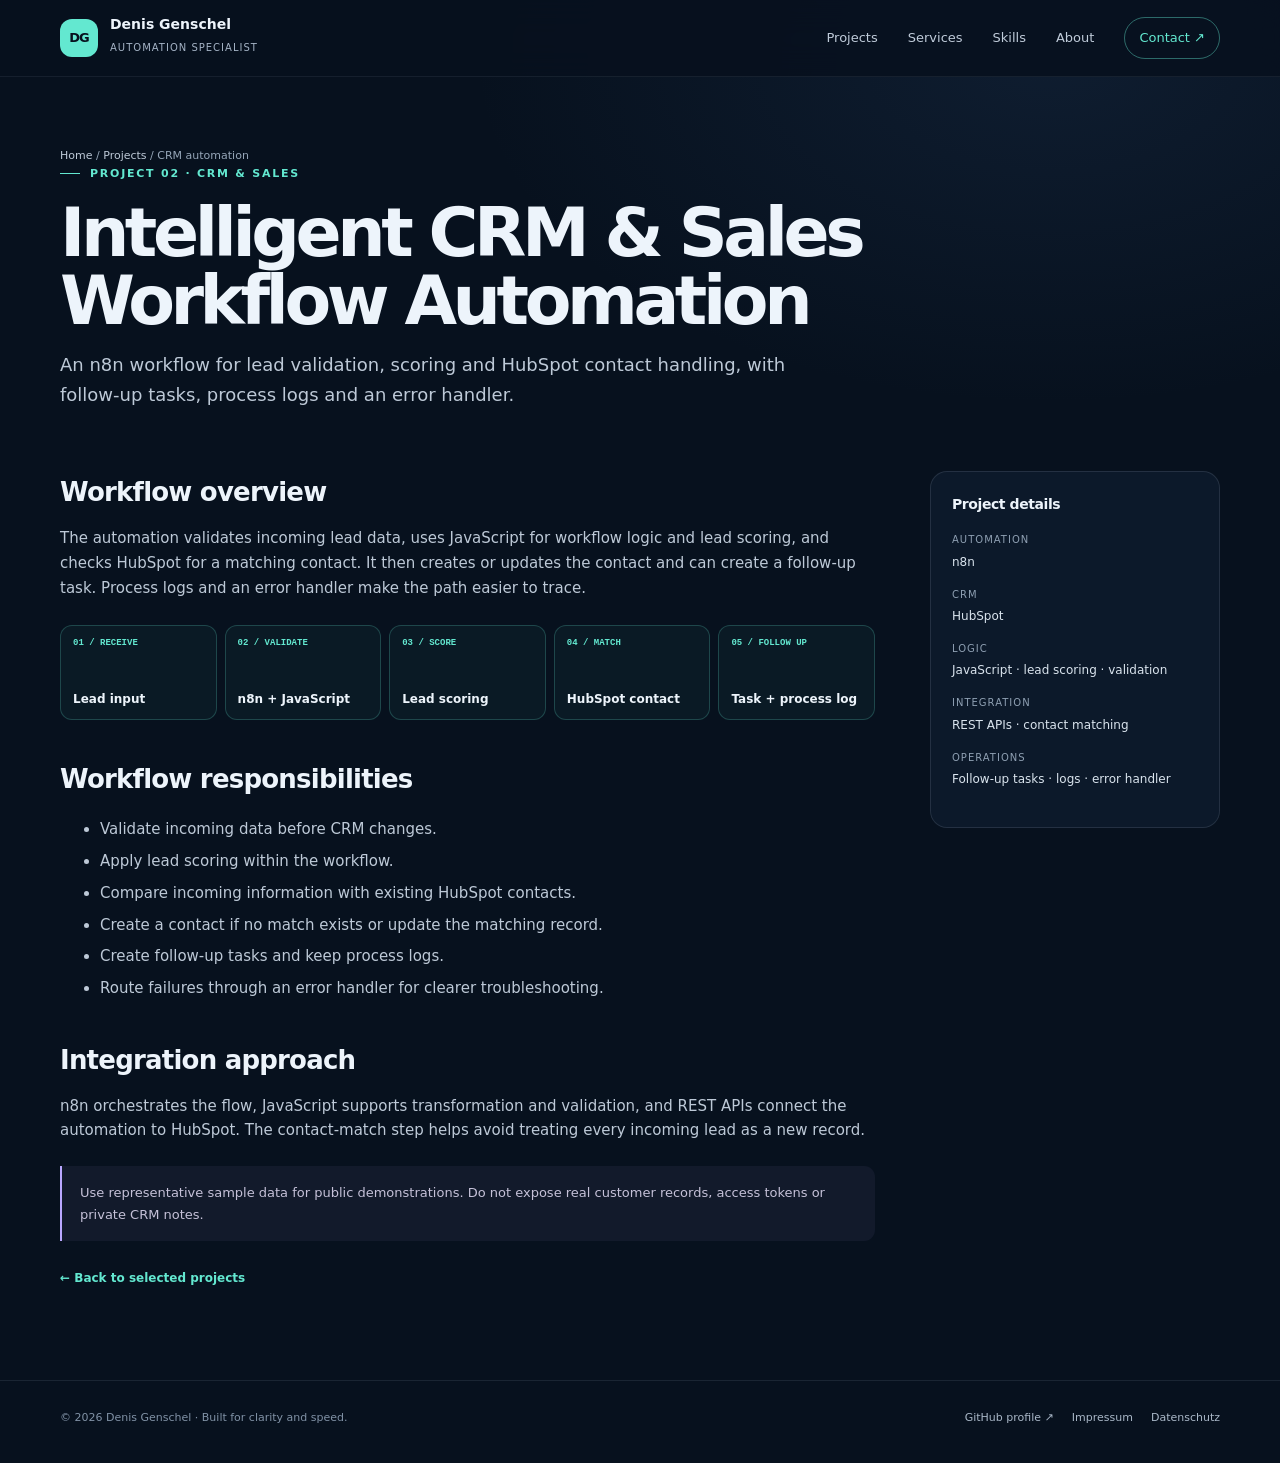
<file: crm-sales-automation.html>
<!doctype html><html lang="en"><head><meta charset="utf-8"><meta name="viewport" content="width=device-width, initial-scale=1"><meta name="theme-color" content="#07111e"><meta name="description" content="An n8n and HubSpot lead workflow with JavaScript, validation, contact matching, follow-up tasks and error handling."><meta property="og:type" content="website"><meta property="og:title" content="Intelligent CRM & Sales Workflow Automation — Denis Genschel"><meta property="og:description" content="An n8n and HubSpot lead workflow with JavaScript, validation, contact matching, follow-up tasks and error handling."><meta property="og:url" content="https://genscheldenis-ops.github.io/projects/crm-sales-automation.html"><meta name="twitter:card" content="summary"><link rel="canonical" href="https://genscheldenis-ops.github.io/projects/crm-sales-automation.html"><link rel="icon" href="/favicon.svg" type="image/svg+xml"><link rel="stylesheet" href="/styles.css"><title>Intelligent CRM & Sales Workflow Automation — Denis Genschel</title></head><body><a class="skip" href="#main">Skip to content</a><header><div class="container head"><a class="brand" href="/" aria-label="Denis Genschel, home"><span class="mark" aria-hidden="true">DG</span><span><b>Denis Genschel</b><small>Automation Specialist</small></span></a><button class="toggle" aria-expanded="false" aria-controls="nav">Menu</button><nav class="nav" id="nav" aria-label="Primary navigation"><a href="/#work">Projects</a><a href="/#services">Services</a><a href="/#skills">Skills</a><a href="/#about">About</a><a class="nav-cta" href="/#contact">Contact ↗</a></nav></div></header><main id="main">
<div class="container page-hero"><div class="crumb"><a href="/">Home</a> / <a href="/#work">Projects</a> / CRM automation</div><div class="eyebrow">Project 02 · CRM &amp; sales</div><h1>Intelligent CRM &amp; Sales Workflow Automation</h1><p>An n8n workflow for lead validation, scoring and HubSpot contact handling, with follow-up tasks, process logs and an error handler.</p></div>
<div class="container detail"><article><h2>Workflow overview</h2><p>The automation validates incoming lead data, uses JavaScript for workflow logic and lead scoring, and checks HubSpot for a matching contact. It then creates or updates the contact and can create a follow-up task. Process logs and an error handler make the path easier to trace.</p><div class="map" aria-label="CRM workflow stages"><div class="node"><small>01 / RECEIVE</small><b>Lead input</b></div><div class="node"><small>02 / VALIDATE</small><b>n8n + JavaScript</b></div><div class="node"><small>03 / SCORE</small><b>Lead scoring</b></div><div class="node"><small>04 / MATCH</small><b>HubSpot contact</b></div><div class="node"><small>05 / FOLLOW UP</small><b>Task + process log</b></div></div><h2>Workflow responsibilities</h2><ul><li>Validate incoming data before CRM changes.</li><li>Apply lead scoring within the workflow.</li><li>Compare incoming information with existing HubSpot contacts.</li><li>Create a contact if no match exists or update the matching record.</li><li>Create follow-up tasks and keep process logs.</li><li>Route failures through an error handler for clearer troubleshooting.</li></ul><h2>Integration approach</h2><p>n8n orchestrates the flow, JavaScript supports transformation and validation, and REST APIs connect the automation to HubSpot. The contact-match step helps avoid treating every incoming lead as a new record.</p><div class="note">Use representative sample data for public demonstrations. Do not expose real customer records, access tokens or private CRM notes.</div><a class="text-link" href="/#work">← Back to selected projects</a></article><aside class="aside"><h2>Project details</h2><dl><dt>Automation</dt><dd>n8n</dd><dt>CRM</dt><dd>HubSpot</dd><dt>Logic</dt><dd>JavaScript · lead scoring · validation</dd><dt>Integration</dt><dd>REST APIs · contact matching</dd><dt>Operations</dt><dd>Follow-up tasks · logs · error handler</dd></dl></aside></div>
</main><footer><div class="container foot"><small>© 2026 Denis Genschel · Built for clarity and speed.</small><nav aria-label="Footer navigation"><a href="https://github.com/genscheldenis-ops" target="_blank" rel="noopener noreferrer">GitHub profile ↗</a><a href="/legal/imprint.html">Impressum</a><a href="/legal/privacy.html">Datenschutz</a></nav></div></footer><script src="/script.js" defer></script></body></html>
</file>
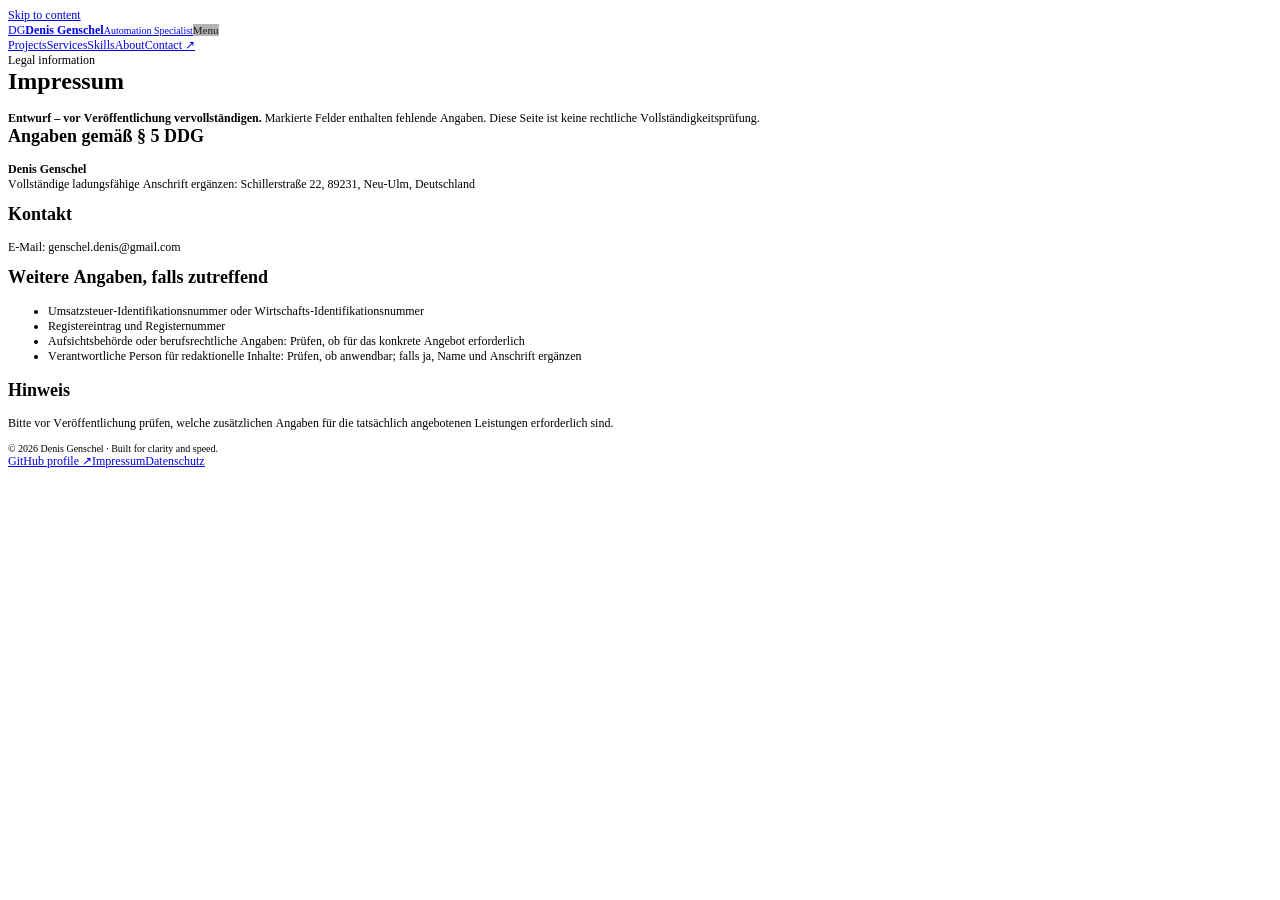
<file: imprint.html>
<!DOCTYPE html PUBLIC "-//W3C//DTD HTML 4.01//EN" "http://www.w3.org/TR/html4/strict.dtd">
<html>
<head>
  <meta http-equiv="Content-Type" content="text/html; charset=utf-8">
  <meta http-equiv="Content-Style-Type" content="text/css">
  <title></title>
  <meta name="Description" content="Impressum-Entwurf für Denis Genschels Portfolio-Website. Fehlende Angaben sind markiert und vor Veröffentlichung zu ergänzen.">
  <meta name="Generator" content="Cocoa HTML Writer">
  <meta name="CocoaVersion" content="2487.4">
  <style type="text/css">
    p.p1 {margin: 0.0px 0.0px 0.0px 0.0px; font: 12.0px Times; color: #0000e9; -webkit-text-stroke: #0000e9}
    p.p2 {margin: 0.0px 0.0px 0.0px 0.0px; font: 10.0px Times; color: #0000e9; -webkit-text-stroke: #0000e9}
    p.p3 {margin: 0.0px 0.0px 0.0px 0.0px; font: 12.0px Times; -webkit-text-stroke: #000000}
    p.p6 {margin: 0.0px 0.0px 12.0px 0.0px; font: 12.0px Times; -webkit-text-stroke: #000000}
    p.p7 {margin: 0.0px 0.0px 0.0px 0.0px; font: 10.0px Times; -webkit-text-stroke: #000000}
    li.li3 {margin: 0.0px 0.0px 0.0px 0.0px; font: 12.0px Times; -webkit-text-stroke: #000000}
    span.s1 {text-decoration: underline ; font-kerning: none}
    span.s2 {font: 12.0px Times; text-decoration: underline ; font-kerning: none}
    span.s3 {font: 10.0px Times; text-decoration: underline ; font-kerning: none}
    span.s4 {font: 11.0px 'Helvetica Neue'; font-kerning: none; color: rgba(0, 0, 0, 0.85); background-color: #b3b3b3; -webkit-text-stroke: 0px rgba(0, 0, 0, 0.85)}
    span.s5 {font: 12.0px 'Songti SC'; text-decoration: underline ; font-kerning: none}
    span.s6 {font-kerning: none}
    span.s7 {-webkit-text-stroke: 0px #000000}
    ul.ul1 {list-style-type: disc}
  </style>
</head>
<body>
<p class="p1"><span class="s1">Skip to content</span></p>
<p class="p2"><span class="s2"><a href="file:///">DG<span class="s1"><b>Denis Genschel</b></span><span class="s3">Automation Specialist</span></a></span><span class="s4">Menu</span></p>
<p class="p1"><span class="s1"><a href="file:///#work">Projects</a><a href="file:///#services">Services</a><a href="file:///#skills">Skills</a><a href="file:///#about">About</a><a href="file:///#contact">Contact <span class="s5">↗</span></a></span></p>
<p class="p3"><span class="s6">Legal information</span></p>
<h1 style="margin: 0.0px 0.0px 16.1px 0.0px; font: 24.0px Times; -webkit-text-stroke: #000000"><span class="s6"><b>Impressum</b></span></h1>
<p class="p3"><span class="s6"><b>Entwurf – vor Veröffentlichung vervollständigen.</b> Markierte Felder enthalten fehlende Angaben. Diese Seite ist keine rechtliche Vollständigkeitsprüfung.</span></p>
<h2 style="margin: 0.0px 0.0px 14.9px 0.0px; font: 18.0px Times; -webkit-text-stroke: #000000"><span class="s6"><b>Angaben gemäß § 5 DDG</b></span></h2>
<p class="p6"><span class="s6"><b>Denis Genschel</b><br>
Vollständige ladungsfähige Anschrift ergänzen: Schillerstraße 22, 89231, Neu-Ulm, Deutschland</span></p>
<h2 style="margin: 0.0px 0.0px 14.9px 0.0px; font: 18.0px Times; -webkit-text-stroke: #000000"><span class="s6"><b>Kontakt</b></span></h2>
<p class="p6"><span class="s6">E-Mail: genschel.denis@gmail.com</span></p>
<h2 style="margin: 0.0px 0.0px 14.9px 0.0px; font: 18.0px Times; -webkit-text-stroke: #000000"><span class="s6"><b>Weitere Angaben, falls zutreffend</b></span></h2>
<ul class="ul1">
  <li class="li3"><span class="s7"></span><span class="s6">Umsatzsteuer-Identifikationsnummer oder Wirtschafts-Identifikationsnummer</span></li>
  <li class="li3"><span class="s7"></span><span class="s6">Registereintrag und Registernummer</span></li>
  <li class="li3"><span class="s7"></span><span class="s6">Aufsichtsbehörde oder berufsrechtliche Angaben: Prüfen, ob für das konkrete Angebot erforderlich</span></li>
  <li class="li3"><span class="s7"></span><span class="s6">Verantwortliche Person für redaktionelle Inhalte: Prüfen, ob anwendbar; falls ja, Name und Anschrift ergänzen</span></li>
</ul>
<h2 style="margin: 0.0px 0.0px 14.9px 0.0px; font: 18.0px Times; -webkit-text-stroke: #000000"><span class="s6"><b>Hinweis</b></span></h2>
<p class="p6"><span class="s6">Bitte vor Veröffentlichung prüfen, welche zusätzlichen Angaben für die tatsächlich angebotenen Leistungen erforderlich sind.</span></p>
<p class="p7"><span class="s6">© 2026 Denis Genschel · Built for clarity and speed.</span></p>
<p class="p1"><span class="s1"><a href="https://github.com/genscheldenis-ops">GitHub profile <span class="s5">↗</span></a><a href="file:///legal/imprint.html">Impressum</a><a href="file:///legal/privacy.html">Datenschutz</a></span></p>
</body>
</html>
</file>
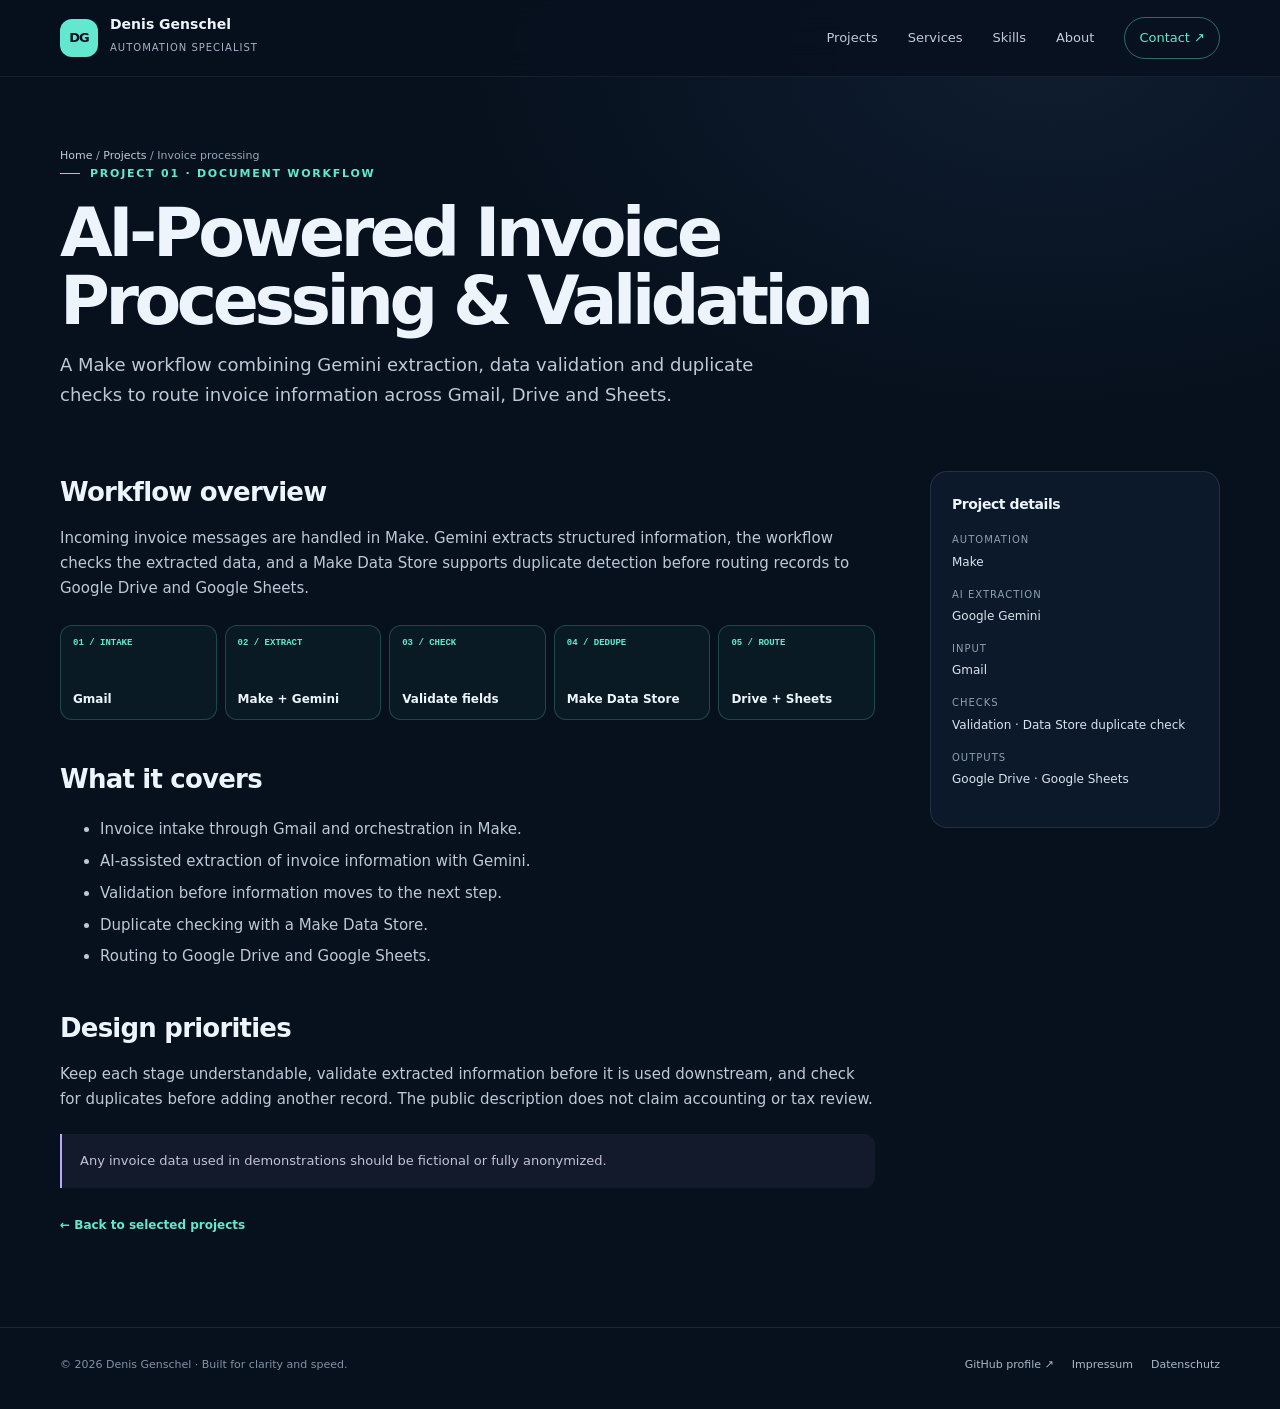
<file: invoice-processing.html>
<!doctype html><html lang="en"><head><meta charset="utf-8"><meta name="viewport" content="width=device-width, initial-scale=1"><meta name="theme-color" content="#07111e"><meta name="description" content="A Make and Gemini invoice workflow with data validation, duplicate checking and Google Workspace routing."><meta property="og:type" content="website"><meta property="og:title" content="AI-Powered Invoice Processing & Validation — Denis Genschel"><meta property="og:description" content="A Make and Gemini invoice workflow with data validation, duplicate checking and Google Workspace routing."><meta property="og:url" content="https://genscheldenis-ops.github.io/projects/invoice-processing.html"><meta name="twitter:card" content="summary"><link rel="canonical" href="https://genscheldenis-ops.github.io/projects/invoice-processing.html"><link rel="icon" href="/favicon.svg" type="image/svg+xml"><link rel="stylesheet" href="/styles.css"><title>AI-Powered Invoice Processing & Validation — Denis Genschel</title></head><body><a class="skip" href="#main">Skip to content</a><header><div class="container head"><a class="brand" href="/" aria-label="Denis Genschel, home"><span class="mark" aria-hidden="true">DG</span><span><b>Denis Genschel</b><small>Automation Specialist</small></span></a><button class="toggle" aria-expanded="false" aria-controls="nav">Menu</button><nav class="nav" id="nav" aria-label="Primary navigation"><a href="/#work">Projects</a><a href="/#services">Services</a><a href="/#skills">Skills</a><a href="/#about">About</a><a class="nav-cta" href="/#contact">Contact ↗</a></nav></div></header><main id="main">
<div class="container page-hero"><div class="crumb"><a href="/">Home</a> / <a href="/#work">Projects</a> / Invoice processing</div><div class="eyebrow">Project 01 · Document workflow</div><h1>AI-Powered Invoice Processing &amp; Validation</h1><p>A Make workflow combining Gemini extraction, data validation and duplicate checks to route invoice information across Gmail, Drive and Sheets.</p></div>
<div class="container detail"><article><h2>Workflow overview</h2><p>Incoming invoice messages are handled in Make. Gemini extracts structured information, the workflow checks the extracted data, and a Make Data Store supports duplicate detection before routing records to Google Drive and Google Sheets.</p><div class="map" aria-label="Invoice workflow stages"><div class="node"><small>01 / INTAKE</small><b>Gmail</b></div><div class="node"><small>02 / EXTRACT</small><b>Make + Gemini</b></div><div class="node"><small>03 / CHECK</small><b>Validate fields</b></div><div class="node"><small>04 / DEDUPE</small><b>Make Data Store</b></div><div class="node"><small>05 / ROUTE</small><b>Drive + Sheets</b></div></div><h2>What it covers</h2><ul><li>Invoice intake through Gmail and orchestration in Make.</li><li>AI-assisted extraction of invoice information with Gemini.</li><li>Validation before information moves to the next step.</li><li>Duplicate checking with a Make Data Store.</li><li>Routing to Google Drive and Google Sheets.</li></ul><h2>Design priorities</h2><p>Keep each stage understandable, validate extracted information before it is used downstream, and check for duplicates before adding another record. The public description does not claim accounting or tax review.</p><div class="note">Any invoice data used in demonstrations should be fictional or fully anonymized.</div><a class="text-link" href="/#work">← Back to selected projects</a></article><aside class="aside"><h2>Project details</h2><dl><dt>Automation</dt><dd>Make</dd><dt>AI extraction</dt><dd>Google Gemini</dd><dt>Input</dt><dd>Gmail</dd><dt>Checks</dt><dd>Validation · Data Store duplicate check</dd><dt>Outputs</dt><dd>Google Drive · Google Sheets</dd></dl></aside></div>
</main><footer><div class="container foot"><small>© 2026 Denis Genschel · Built for clarity and speed.</small><nav aria-label="Footer navigation"><a href="https://github.com/genscheldenis-ops" target="_blank" rel="noopener noreferrer">GitHub profile ↗</a><a href="/legal/imprint.html">Impressum</a><a href="/legal/privacy.html">Datenschutz</a></nav></div></footer><script src="/script.js" defer></script></body></html>
</file>
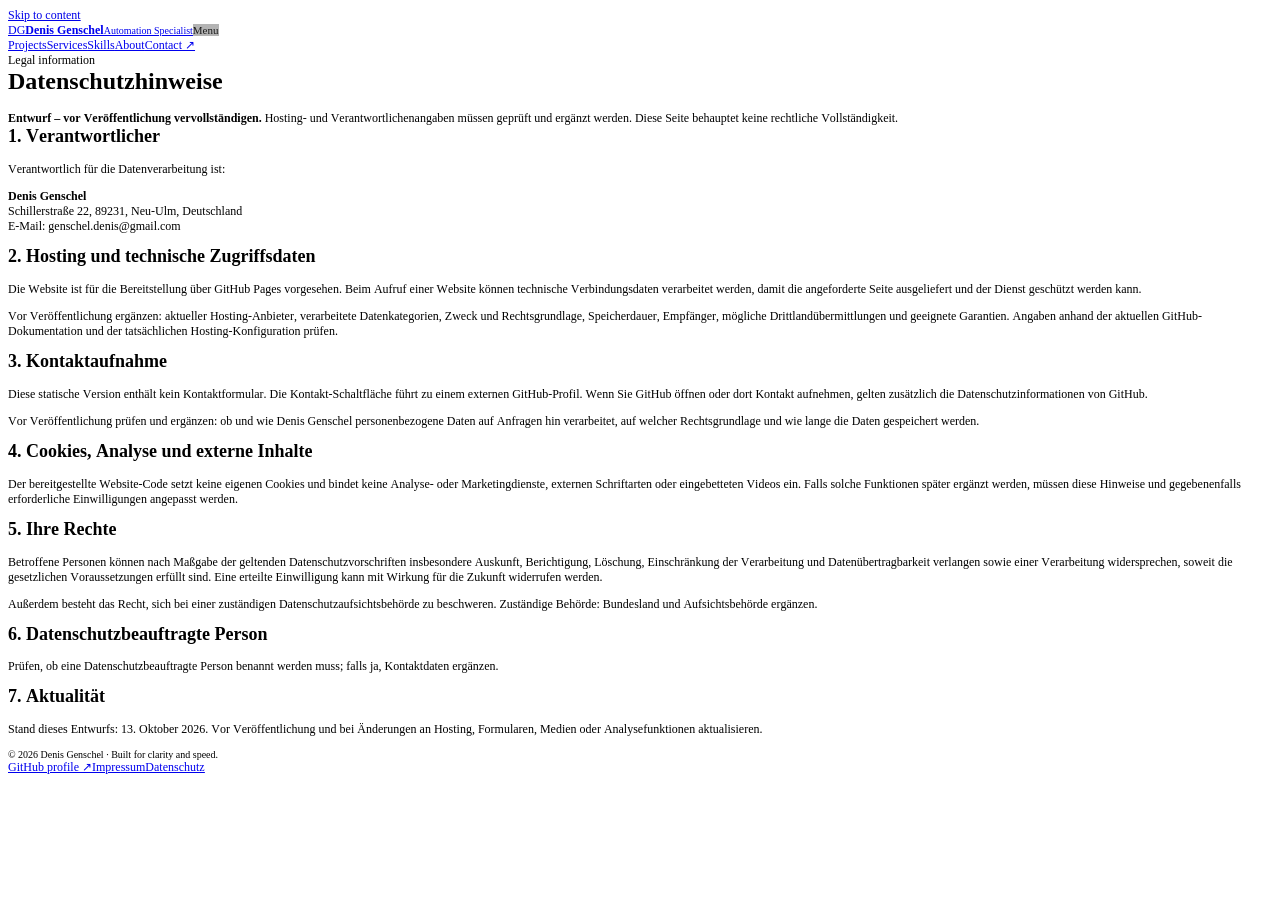
<file: privacy.html>
<!DOCTYPE html PUBLIC "-//W3C//DTD HTML 4.01//EN" "http://www.w3.org/TR/html4/strict.dtd">
<html>
<head>
  <meta http-equiv="Content-Type" content="text/html; charset=utf-8">
  <meta http-equiv="Content-Style-Type" content="text/css">
  <title></title>
  <meta name="Description" content="Datenschutzhinweise im Entwurfsstand für Denis Genschels Portfolio-Website. Hostingdetails und offene Angaben sind vor Veröffentlichung zu prüfen.">
  <meta name="Generator" content="Cocoa HTML Writer">
  <meta name="CocoaVersion" content="2487.4">
  <style type="text/css">
    p.p1 {margin: 0.0px 0.0px 0.0px 0.0px; font: 12.0px Times; color: #0000e9; -webkit-text-stroke: #0000e9}
    p.p2 {margin: 0.0px 0.0px 0.0px 0.0px; font: 10.0px Times; color: #0000e9; -webkit-text-stroke: #0000e9}
    p.p3 {margin: 0.0px 0.0px 0.0px 0.0px; font: 12.0px Times; -webkit-text-stroke: #000000}
    p.p6 {margin: 0.0px 0.0px 12.0px 0.0px; font: 12.0px Times; -webkit-text-stroke: #000000}
    p.p7 {margin: 0.0px 0.0px 0.0px 0.0px; font: 10.0px Times; -webkit-text-stroke: #000000}
    span.s1 {text-decoration: underline ; font-kerning: none}
    span.s2 {font: 12.0px Times; text-decoration: underline ; font-kerning: none}
    span.s3 {font: 10.0px Times; text-decoration: underline ; font-kerning: none}
    span.s4 {font: 11.0px 'Helvetica Neue'; font-kerning: none; color: rgba(0, 0, 0, 0.85); background-color: #b3b3b3; -webkit-text-stroke: 0px rgba(0, 0, 0, 0.85)}
    span.s5 {font: 12.0px 'Songti SC'; text-decoration: underline ; font-kerning: none}
    span.s6 {font-kerning: none}
  </style>
</head>
<body>
<p class="p1"><span class="s1">Skip to content</span></p>
<p class="p2"><span class="s2"><a href="file:///">DG<span class="s1"><b>Denis Genschel</b></span><span class="s3">Automation Specialist</span></a></span><span class="s4">Menu</span></p>
<p class="p1"><span class="s1"><a href="file:///#work">Projects</a><a href="file:///#services">Services</a><a href="file:///#skills">Skills</a><a href="file:///#about">About</a><a href="file:///#contact">Contact <span class="s5">↗</span></a></span></p>
<p class="p3"><span class="s6">Legal information</span></p>
<h1 style="margin: 0.0px 0.0px 16.1px 0.0px; font: 24.0px Times; -webkit-text-stroke: #000000"><span class="s6"><b>Datenschutzhinweise</b></span></h1>
<p class="p3"><span class="s6"><b>Entwurf – vor Veröffentlichung vervollständigen.</b> Hosting- und Verantwortlichenangaben müssen geprüft und ergänzt werden. Diese Seite behauptet keine rechtliche Vollständigkeit.</span></p>
<h2 style="margin: 0.0px 0.0px 14.9px 0.0px; font: 18.0px Times; -webkit-text-stroke: #000000"><span class="s6"><b>1. Verantwortlicher</b></span></h2>
<p class="p6"><span class="s6">Verantwortlich für die Datenverarbeitung ist:</span></p>
<p class="p6"><span class="s6"><b>Denis Genschel</b><br>
Schillerstraße 22, 89231, Neu-Ulm, Deutschland<br>
E-Mail: genschel.denis@gmail.com</span></p>
<h2 style="margin: 0.0px 0.0px 14.9px 0.0px; font: 18.0px Times; -webkit-text-stroke: #000000"><span class="s6"><b>2. Hosting und technische Zugriffsdaten</b></span></h2>
<p class="p6"><span class="s6">Die Website ist für die Bereitstellung über GitHub Pages vorgesehen. Beim Aufruf einer Website können technische Verbindungsdaten verarbeitet werden, damit die angeforderte Seite ausgeliefert und der Dienst geschützt werden kann.</span></p>
<p class="p6"><span class="s6">Vor Veröffentlichung ergänzen: aktueller Hosting-Anbieter, verarbeitete Datenkategorien, Zweck und Rechtsgrundlage, Speicherdauer, Empfänger, mögliche Drittlandübermittlungen und geeignete Garantien. Angaben anhand der aktuellen GitHub-Dokumentation und der tatsächlichen Hosting-Konfiguration prüfen.</span></p>
<h2 style="margin: 0.0px 0.0px 14.9px 0.0px; font: 18.0px Times; -webkit-text-stroke: #000000"><span class="s6"><b>3. Kontaktaufnahme</b></span></h2>
<p class="p6"><span class="s6">Diese statische Version enthält kein Kontaktformular. Die Kontakt-Schaltfläche führt zu einem externen GitHub-Profil. Wenn Sie GitHub öffnen oder dort Kontakt aufnehmen, gelten zusätzlich die Datenschutzinformationen von GitHub.</span></p>
<p class="p6"><span class="s6">Vor Veröffentlichung prüfen und ergänzen: ob und wie Denis Genschel personenbezogene Daten auf Anfragen hin verarbeitet, auf welcher Rechtsgrundlage und wie lange die Daten gespeichert werden.</span></p>
<h2 style="margin: 0.0px 0.0px 14.9px 0.0px; font: 18.0px Times; -webkit-text-stroke: #000000"><span class="s6"><b>4. Cookies, Analyse und externe Inhalte</b></span></h2>
<p class="p6"><span class="s6">Der bereitgestellte Website-Code setzt keine eigenen Cookies und bindet keine Analyse- oder Marketingdienste, externen Schriftarten oder eingebetteten Videos ein. Falls solche Funktionen später ergänzt werden, müssen diese Hinweise und gegebenenfalls erforderliche Einwilligungen angepasst werden.</span></p>
<h2 style="margin: 0.0px 0.0px 14.9px 0.0px; font: 18.0px Times; -webkit-text-stroke: #000000"><span class="s6"><b>5. Ihre Rechte</b></span></h2>
<p class="p6"><span class="s6">Betroffene Personen können nach Maßgabe der geltenden Datenschutzvorschriften insbesondere Auskunft, Berichtigung, Löschung, Einschränkung der Verarbeitung und Datenübertragbarkeit verlangen sowie einer Verarbeitung widersprechen, soweit die gesetzlichen Voraussetzungen erfüllt sind. Eine erteilte Einwilligung kann mit Wirkung für die Zukunft widerrufen werden.</span></p>
<p class="p6"><span class="s6">Außerdem besteht das Recht, sich bei einer zuständigen Datenschutzaufsichtsbehörde zu beschweren. Zuständige Behörde: Bundesland und Aufsichtsbehörde ergänzen.</span></p>
<h2 style="margin: 0.0px 0.0px 14.9px 0.0px; font: 18.0px Times; -webkit-text-stroke: #000000"><span class="s6"><b>6. Datenschutzbeauftragte Person</b></span></h2>
<p class="p6"><span class="s6">Prüfen, ob eine Datenschutzbeauftragte Person benannt werden muss; falls ja, Kontaktdaten ergänzen.</span></p>
<h2 style="margin: 0.0px 0.0px 14.9px 0.0px; font: 18.0px Times; -webkit-text-stroke: #000000"><span class="s6"><b>7. Aktualität</b></span></h2>
<p class="p6"><span class="s6">Stand dieses Entwurfs: 13. Oktober 2026. Vor Veröffentlichung und bei Änderungen an Hosting, Formularen, Medien oder Analysefunktionen aktualisieren.</span></p>
<p class="p7"><span class="s6">© 2026 Denis Genschel · Built for clarity and speed.</span></p>
<p class="p1"><span class="s1"><a href="https://github.com/genscheldenis-ops">GitHub profile <span class="s5">↗</span></a><a href="file:///legal/imprint.html">Impressum</a><a href="file:///legal/privacy.html">Datenschutz</a></span></p>
</body>
</html>
</file>
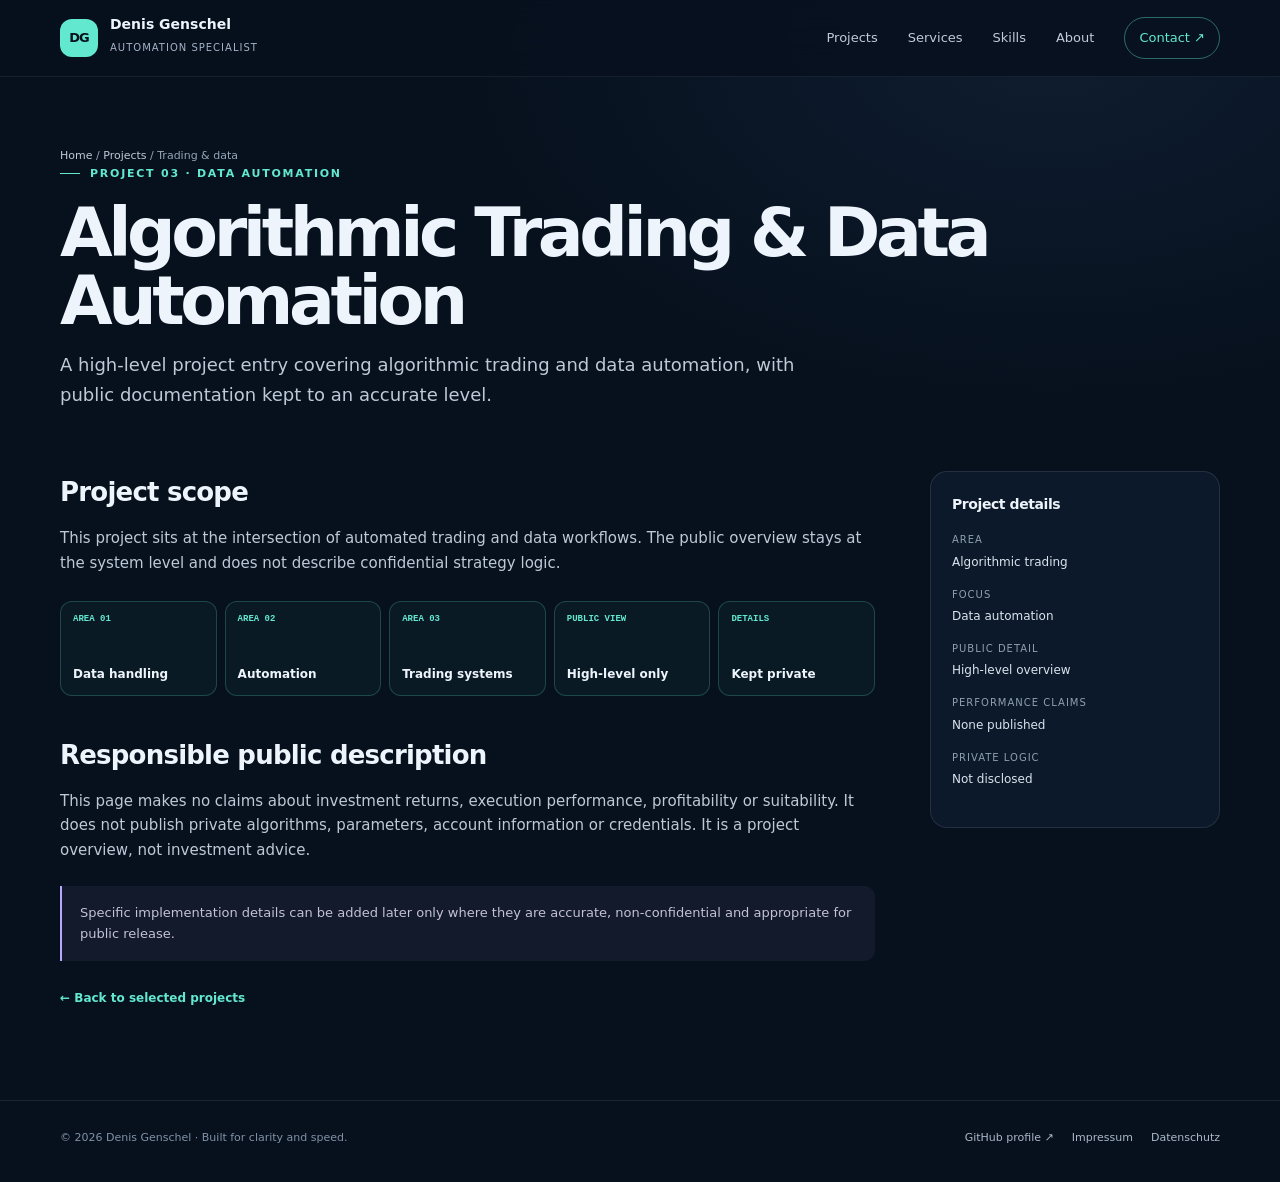
<file: trading-data-automation.html>
<!doctype html><html lang="en"><head><meta charset="utf-8"><meta name="viewport" content="width=device-width, initial-scale=1"><meta name="theme-color" content="#07111e"><meta name="description" content="A high-level overview of an algorithmic trading and data automation project. No performance claims or confidential strategy details are published."><meta property="og:type" content="website"><meta property="og:title" content="Algorithmic Trading & Data Automation — Denis Genschel"><meta property="og:description" content="A high-level overview of an algorithmic trading and data automation project. No performance claims or confidential strategy details are published."><meta property="og:url" content="https://genscheldenis-ops.github.io/projects/trading-data-automation.html"><meta name="twitter:card" content="summary"><link rel="canonical" href="https://genscheldenis-ops.github.io/projects/trading-data-automation.html"><link rel="icon" href="/favicon.svg" type="image/svg+xml"><link rel="stylesheet" href="/styles.css"><title>Algorithmic Trading & Data Automation — Denis Genschel</title></head><body><a class="skip" href="#main">Skip to content</a><header><div class="container head"><a class="brand" href="/" aria-label="Denis Genschel, home"><span class="mark" aria-hidden="true">DG</span><span><b>Denis Genschel</b><small>Automation Specialist</small></span></a><button class="toggle" aria-expanded="false" aria-controls="nav">Menu</button><nav class="nav" id="nav" aria-label="Primary navigation"><a href="/#work">Projects</a><a href="/#services">Services</a><a href="/#skills">Skills</a><a href="/#about">About</a><a class="nav-cta" href="/#contact">Contact ↗</a></nav></div></header><main id="main">
<div class="container page-hero"><div class="crumb"><a href="/">Home</a> / <a href="/#work">Projects</a> / Trading &amp; data</div><div class="eyebrow">Project 03 · Data automation</div><h1>Algorithmic Trading &amp; Data Automation</h1><p>A high-level project entry covering algorithmic trading and data automation, with public documentation kept to an accurate level.</p></div>
<div class="container detail"><article><h2>Project scope</h2><p>This project sits at the intersection of automated trading and data workflows. The public overview stays at the system level and does not describe confidential strategy logic.</p><div class="map" aria-label="High-level project areas"><div class="node"><small>AREA 01</small><b>Data handling</b></div><div class="node"><small>AREA 02</small><b>Automation</b></div><div class="node"><small>AREA 03</small><b>Trading systems</b></div><div class="node"><small>PUBLIC VIEW</small><b>High-level only</b></div><div class="node"><small>DETAILS</small><b>Kept private</b></div></div><h2>Responsible public description</h2><p>This page makes no claims about investment returns, execution performance, profitability or suitability. It does not publish private algorithms, parameters, account information or credentials. It is a project overview, not investment advice.</p><div class="note">Specific implementation details can be added later only where they are accurate, non-confidential and appropriate for public release.</div><a class="text-link" href="/#work">← Back to selected projects</a></article><aside class="aside"><h2>Project details</h2><dl><dt>Area</dt><dd>Algorithmic trading</dd><dt>Focus</dt><dd>Data automation</dd><dt>Public detail</dt><dd>High-level overview</dd><dt>Performance claims</dt><dd>None published</dd><dt>Private logic</dt><dd>Not disclosed</dd></dl></aside></div>
</main><footer><div class="container foot"><small>© 2026 Denis Genschel · Built for clarity and speed.</small><nav aria-label="Footer navigation"><a href="https://github.com/genscheldenis-ops" target="_blank" rel="noopener noreferrer">GitHub profile ↗</a><a href="/legal/imprint.html">Impressum</a><a href="/legal/privacy.html">Datenschutz</a></nav></div></footer><script src="/script.js" defer></script></body></html>
</file>
<file: styles.css>
:root{color-scheme:dark;--bg:#07111e;--panel:#0d1b2b;--panel2:#122238;--line:rgba(190,210,230,.13);--text:#edf4fb;--muted:#a5b4c6;--teal:#63e8d0;--violet:#b9a7ff;--coral:#ff9b8f;--max:1160px}
*{box-sizing:border-box}html{scroll-behavior:smooth;scroll-padding-top:90px}body{margin:0;background:radial-gradient(ellipse 800px 480px at 82% 4%,rgba(49,83,129,.18),transparent 72%),var(--bg);color:var(--text);font:16px/1.65 Inter,ui-sans-serif,system-ui,-apple-system,BlinkMacSystemFont,"Segoe UI",sans-serif;-webkit-font-smoothing:antialiased}a{color:inherit;text-underline-offset:.2em}a:hover{color:var(--teal)}img,svg{max-width:100%}:focus-visible{outline:3px solid var(--teal);outline-offset:4px;border-radius:4px}.container{width:min(var(--max),calc(100% - 48px));margin:auto}.skip{position:fixed;z-index:999;top:10px;left:10px;padding:10px 14px;background:var(--teal);color:#06131e;border-radius:9px;transform:translateY(-150%)}.skip:focus{transform:none}
header{position:sticky;top:0;z-index:90;background:rgba(7,17,30,.88);backdrop-filter:blur(16px);border-bottom:1px solid rgba(190,210,230,.08)}.head{min-height:76px;display:flex;align-items:center;justify-content:space-between;gap:22px}.brand{display:flex;align-items:center;gap:12px;text-decoration:none}.mark{width:38px;height:38px;display:grid;place-items:center;border-radius:12px;background:var(--teal);color:#07111e;font-size:13px;font-weight:900;letter-spacing:-.07em}.brand b{display:block;font-size:14px;line-height:1.2}.brand small{color:var(--muted);font-size:10px;letter-spacing:.1em;text-transform:uppercase}.nav{display:flex;align-items:center;gap:clamp(14px,2.5vw,30px)}.nav a{font-size:13px;text-decoration:none;color:#c0ccda}.nav a:hover{color:var(--teal)}.nav .nav-cta{padding:9px 14px;border:1px solid rgba(99,232,208,.42);border-radius:99px;color:var(--teal)}.toggle{display:none;background:none;color:var(--text);border:1px solid var(--line);border-radius:10px;padding:9px 12px}
main{overflow:clip}.hero{padding:clamp(70px,9vw,125px) 0 80px;position:relative}.hero:before{content:"";position:absolute;right:-220px;top:0;width:440px;height:440px;border-radius:50%;background:rgba(115,94,210,.14);filter:blur(100px)}.hero-grid{display:grid;grid-template-columns:1.05fr .95fr;gap:clamp(44px,7vw,96px);align-items:center;position:relative}.availability{display:inline-flex;align-items:center;gap:9px;margin-bottom:23px;padding:7px 11px;border:1px solid rgba(99,232,208,.22);border-radius:99px;background:rgba(99,232,208,.05);color:#bfeee5;font-size:10px;font-weight:750;letter-spacing:.1em;text-transform:uppercase}.dot{width:7px;height:7px;border-radius:50%;background:var(--teal);box-shadow:0 0 10px var(--teal)}.eyebrow,.kicker{color:var(--teal);font-size:11px;font-weight:800;letter-spacing:.16em;text-transform:uppercase}.eyebrow:before{content:"";display:inline-block;width:20px;height:1px;margin:0 10px 3px 0;background:currentColor}h1,h2,h3,p{margin-top:0}h1{max-width:760px;margin:18px 0 22px;font-size:clamp(48px,7vw,82px);line-height:.99;letter-spacing:-.065em}h1 .accent{color:var(--teal)}.hero-copy{max-width:600px;color:#bfccda;font-size:clamp(17px,2vw,20px);line-height:1.7}.pills,.tags{display:flex;flex-wrap:wrap;gap:8px}.pills{margin:23px 0 28px}.pill,.tag{padding:6px 10px;border:1px solid var(--line);border-radius:99px;color:#b5c2d0;font-size:11px}.actions{display:flex;flex-wrap:wrap;gap:11px}.button{display:inline-flex;align-items:center;justify-content:center;gap:10px;min-height:47px;padding:0 18px;border-radius:99px;background:var(--teal);color:#06131e;font-size:13px;font-weight:800;text-decoration:none;transition:transform .2s ease}.button:hover{color:#06131e;background:#8af3e1;transform:translateY(-2px)}.button.secondary{border:1px solid rgba(200,215,232,.22);background:transparent;color:var(--text)}.button.secondary:hover{border-color:var(--teal);color:var(--teal)}
.flow-card{padding:22px;border:1px solid rgba(180,203,228,.15);border-radius:26px;background:linear-gradient(145deg,rgba(21,39,60,.94),rgba(10,22,37,.94));box-shadow:0 24px 80px rgba(0,0,0,.3)}.flow-head{display:flex;justify-content:space-between;align-items:center;padding-bottom:18px;border-bottom:1px solid var(--line)}.flow-head b{display:block;font-size:13px}.flow-head small,.step small{color:var(--muted);font-size:11px}.dots{display:flex;gap:5px}.dots i{width:6px;height:6px;border-radius:50%;background:#66788c}.dots i:first-child{background:var(--coral)}.dots i:nth-child(2){background:#efc878}.dots i:nth-child(3){background:var(--teal)}.steps{padding-top:15px}.step{display:grid;grid-template-columns:40px 1fr auto;gap:12px;align-items:center;position:relative;padding:11px 0}.step:not(:last-child):after{content:"";position:absolute;top:52px;left:19px;height:20px;border-left:1px dashed rgba(99,232,208,.35)}.step-icon{width:38px;height:38px;display:grid;place-items:center;border:1px solid rgba(99,232,208,.25);border-radius:12px;background:rgba(99,232,208,.06);color:var(--teal);font-size:11px;font-weight:800}.step b{display:block;font-size:13px}.step em{color:#75869b;font-style:normal}.flow-note{display:flex;justify-content:space-between;margin-top:12px;padding:11px 13px;border-radius:11px;background:rgba(185,167,255,.07);color:#d5cbff;font-size:11px}
.section{padding:86px 0;border-top:1px solid rgba(190,210,230,.08)}.section-head{display:flex;justify-content:space-between;align-items:end;gap:36px;margin-bottom:36px}.section-head h2,.skills-intro h2,.about h2,.contact h2{max-width:730px;margin:9px 0 0;font-size:clamp(33px,5vw,52px);line-height:1.08;letter-spacing:-.05em}.section-head p{max-width:390px;margin:0;color:var(--muted);font-size:14px}.grid3{display:grid;grid-template-columns:repeat(3,1fr);gap:15px}.card{display:flex;flex-direction:column;padding:23px;border:1px solid var(--line);border-radius:19px;background:linear-gradient(160deg,rgba(17,34,54,.92),rgba(11,23,38,.9));transition:transform .2s,border-color .2s}.card:hover{transform:translateY(-4px);border-color:rgba(99,232,208,.4)}.card-top{display:flex;justify-content:space-between;margin-bottom:28px;color:#8fa0b3;font-size:10px;letter-spacing:.13em}.icon{width:50px;height:50px;display:grid;place-items:center;margin-bottom:20px;border:1px solid rgba(99,232,208,.24);border-radius:15px;background:rgba(99,232,208,.06);color:var(--teal);font-size:21px}.card h3{margin:0 0 10px;font-size:20px;line-height:1.24;letter-spacing:-.03em}.card p{color:var(--muted);font-size:13px}.tags{margin:auto 0 18px;padding-top:12px}.tag{font-size:10px;padding:5px 8px}.text-link{display:inline-flex;gap:8px;align-items:center;color:var(--teal);font-size:12px;font-weight:800;text-decoration:none}.services{display:grid;grid-template-columns:repeat(4,1fr);gap:13px}.service{padding:20px;border-top:1px solid rgba(99,232,208,.4);background:rgba(14,28,45,.58)}.service span{color:var(--violet);font:700 10px ui-monospace,monospace}.service h3{margin:20px 0 8px;font-size:16px}.service p{margin:0;color:var(--muted);font-size:12px}.pilot{display:flex;gap:13px;margin-top:20px;padding:15px 18px;border:1px solid rgba(185,167,255,.2);border-radius:14px;background:rgba(185,167,255,.05);color:#c8c0e7;font-size:13px}.pilot strong{color:var(--text)}.skills{display:grid;grid-template-columns:.8fr 1.2fr;gap:65px}.skills-intro p{color:var(--muted);font-size:14px}.skill-list{display:grid}.skill-group{display:grid;grid-template-columns:138px 1fr;gap:16px;padding:17px 0;border-bottom:1px solid var(--line)}.skill-group>b{font-size:12px}.skill-group div{display:flex;flex-wrap:wrap;gap:8px}.skill{padding:5px 10px;border:1px solid var(--line);border-radius:8px;color:#b8c5d2;font-size:11px}
.about-grid{display:grid;grid-template-columns:.85fr 1.15fr;gap:clamp(40px,8vw,95px);align-items:center}.portrait{max-width:400px;padding:11px;border:1px solid rgba(99,232,208,.28);border-radius:24px;background:linear-gradient(145deg,rgba(99,232,208,.12),rgba(185,167,255,.08))}.portrait img{display:block;width:100%;aspect-ratio:1/1.04;object-fit:cover;object-position:center 28%;border-radius:16px}.about p{color:#bdc9d7;font-size:15px}.about h2{margin:12px 0 18px}.about-points{display:grid;grid-template-columns:1fr 1fr;gap:11px;margin-top:23px}.point{padding:12px;border:1px solid var(--line);border-radius:11px;color:#d9e4ef;font-size:11px}.point b{display:block;margin-bottom:4px;color:var(--teal);font:700 10px ui-monospace,monospace}.contact-box{display:grid;grid-template-columns:1fr auto;align-items:center;gap:28px;padding:clamp(28px,5vw,52px);border:1px solid rgba(99,232,208,.22);border-radius:24px;background:linear-gradient(120deg,#11283a,#101a30 64%,#221f3d)}.contact h2{margin:8px 0 12px}.contact p{max-width:600px;margin:0;color:#b6c4d4;font-size:14px}
.page-hero{padding:70px 0 44px}.crumb{color:#96a6b8;font-size:11px}.crumb a{color:#bdc9d7;text-decoration:none}.page-hero h1{max-width:940px;margin:16px 0;font-size:clamp(43px,6vw,68px)}.page-hero p{max-width:750px;color:#bdc9d7;font-size:18px}.detail{display:grid;grid-template-columns:minmax(0,1fr) 290px;gap:55px;align-items:start;padding-bottom:90px}.detail h2{margin:38px 0 12px;font-size:26px;letter-spacing:-.03em}.detail h2:first-child{margin-top:0}.detail p,.detail li{color:#bdc9d7;font-size:15px}.detail li{margin:7px 0}.map{display:grid;grid-template-columns:repeat(5,1fr);gap:8px;margin:25px 0}.node{min-height:95px;display:flex;flex-direction:column;justify-content:space-between;padding:12px;border:1px solid rgba(99,232,208,.22);border-radius:12px;background:rgba(99,232,208,.045)}.node small{color:var(--teal);font:700 9px ui-monospace,monospace}.node b{font-size:12px;line-height:1.35}.aside{position:sticky;top:100px;padding:21px;border:1px solid var(--line);border-radius:17px;background:rgba(14,28,45,.8)}.aside h2{margin:0 0 15px;font-size:14px}.aside dt{margin-top:14px;color:#8fa0b3;font-size:10px;letter-spacing:.1em;text-transform:uppercase}.aside dd{margin:4px 0 0;color:#dae4ee;font-size:12px}.note{margin:23px 0;padding:16px 18px;border-left:2px solid var(--violet);border-radius:0 11px 11px 0;background:rgba(185,167,255,.06);color:#c5c1d8;font-size:13px}.legal{max-width:820px;padding:62px 0 95px}.legal h1{font-size:clamp(40px,6vw,62px);margin:15px 0}.legal h2{margin:34px 0 9px;font-size:21px}.legal p,.legal li{color:#bdc9d7;font-size:14px}.legal a{color:var(--teal)}.notice{margin:22px 0 30px;padding:16px 18px;border:1px solid rgba(255,155,143,.35);border-radius:13px;background:rgba(255,155,143,.07);color:#ffd1cb;font-size:13px}.placeholder{display:inline-block;margin:3px 0;padding:3px 7px;border:1px solid rgba(255,155,143,.55);border-radius:6px;background:rgba(255,155,143,.12);color:#ffd0c9;font-weight:800}footer{padding:28px 0 35px;border-top:1px solid rgba(190,210,230,.1)}.foot{display:flex;justify-content:space-between;gap:20px;align-items:center}.foot small{color:#8192a6;font-size:11px}.foot nav{display:flex;gap:18px;flex-wrap:wrap}.foot a{color:#aab8c8;font-size:11px;text-decoration:none}.foot a:hover{color:var(--teal)}
@media(max-width:900px){.hero-grid{grid-template-columns:1fr;gap:42px}.flow-card{max-width:620px}.grid3{grid-template-columns:1fr 1fr}.card:last-child{grid-column:span 2}.services{grid-template-columns:1fr 1fr}.detail{grid-template-columns:1fr 250px;gap:30px}}
@media(max-width:680px){.container{width:calc(100% - 36px)}.head{min-height:68px;flex-wrap:wrap;padding:11px 0}.toggle{display:none}.nav{width:100%;display:grid;grid-template-columns:1fr 1fr;gap:0;position:static;padding:0;background:transparent;border:0}.nav a{padding:12px 3px;border-bottom:1px solid rgba(190,210,230,.08)}.nav .nav-cta{text-align:center;margin-top:10px}.js .head{flex-wrap:nowrap;padding:0}.js .toggle{display:block}.js .nav{display:none;position:absolute;top:67px;left:0;right:0;width:auto;padding:13px 18px 20px;background:#091725;border-bottom:1px solid var(--line)}.js .nav.open{display:grid;grid-template-columns:1fr;gap:0}.js .nav .nav-cta{text-align:center;margin-top:10px}.hero{padding:65px 0 58px}h1{font-size:clamp(45px,13vw,67px)}.section{padding:65px 0}.section-head{display:block;margin-bottom:27px}.section-head p{margin-top:14px}.grid3{grid-template-columns:1fr}.card:last-child{grid-column:auto}.card{padding:20px}.services{gap:9px}.service{padding:16px 13px}.service h3{font-size:14px}.skills,.about-grid{grid-template-columns:1fr;gap:36px}.skill-group{grid-template-columns:1fr;gap:8px}.portrait{max-width:340px}.contact-box{grid-template-columns:1fr}.contact-box .button{justify-self:start}.page-hero{padding:52px 0 32px}.detail{display:flex;flex-direction:column-reverse;gap:27px;padding-bottom:65px}.aside{position:static;width:100%}.map{grid-template-columns:1fr}.node{min-height:0;flex-direction:row;align-items:center;gap:12px}.foot{align-items:flex-start;flex-direction:column}.legal{padding-top:50px}}
@media(prefers-reduced-motion:reduce){*,*:before,*:after{scroll-behavior:auto!important;animation-duration:.01ms!important;transition-duration:.01ms!important}}
</file>
